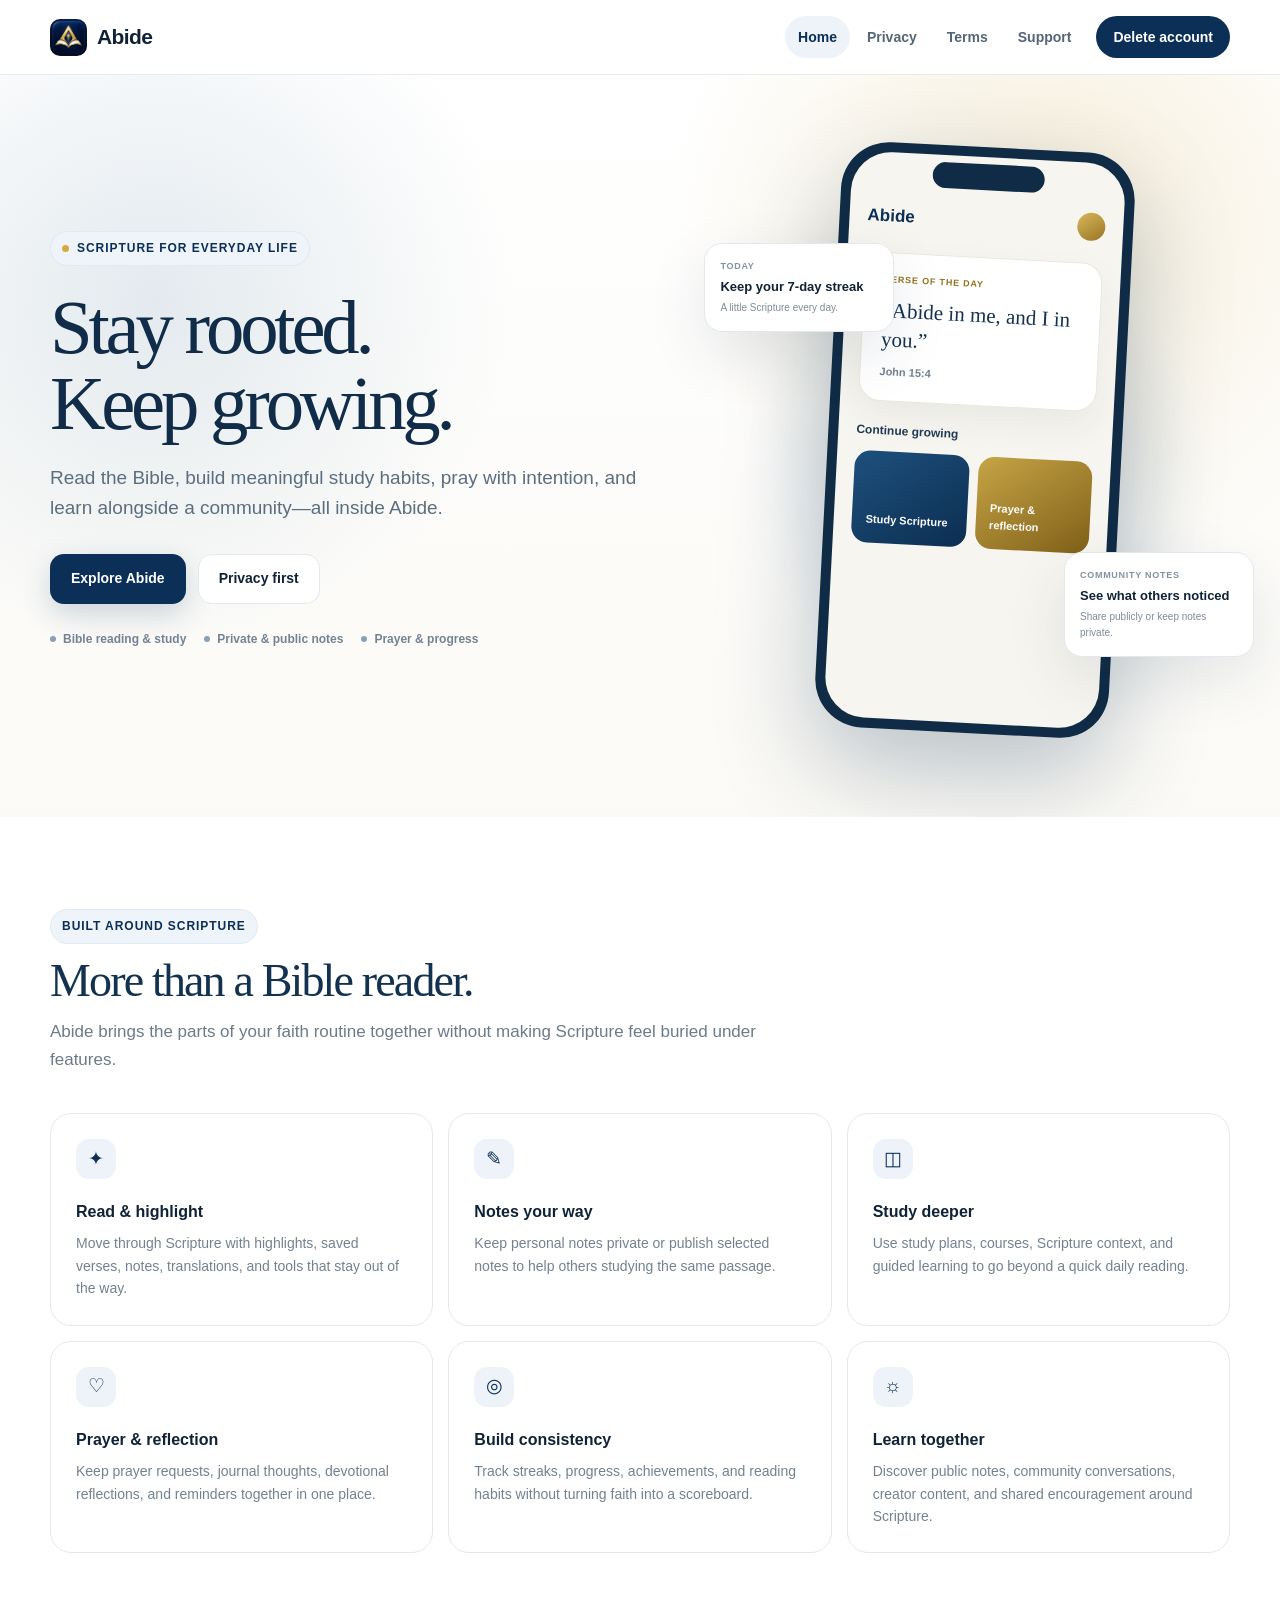
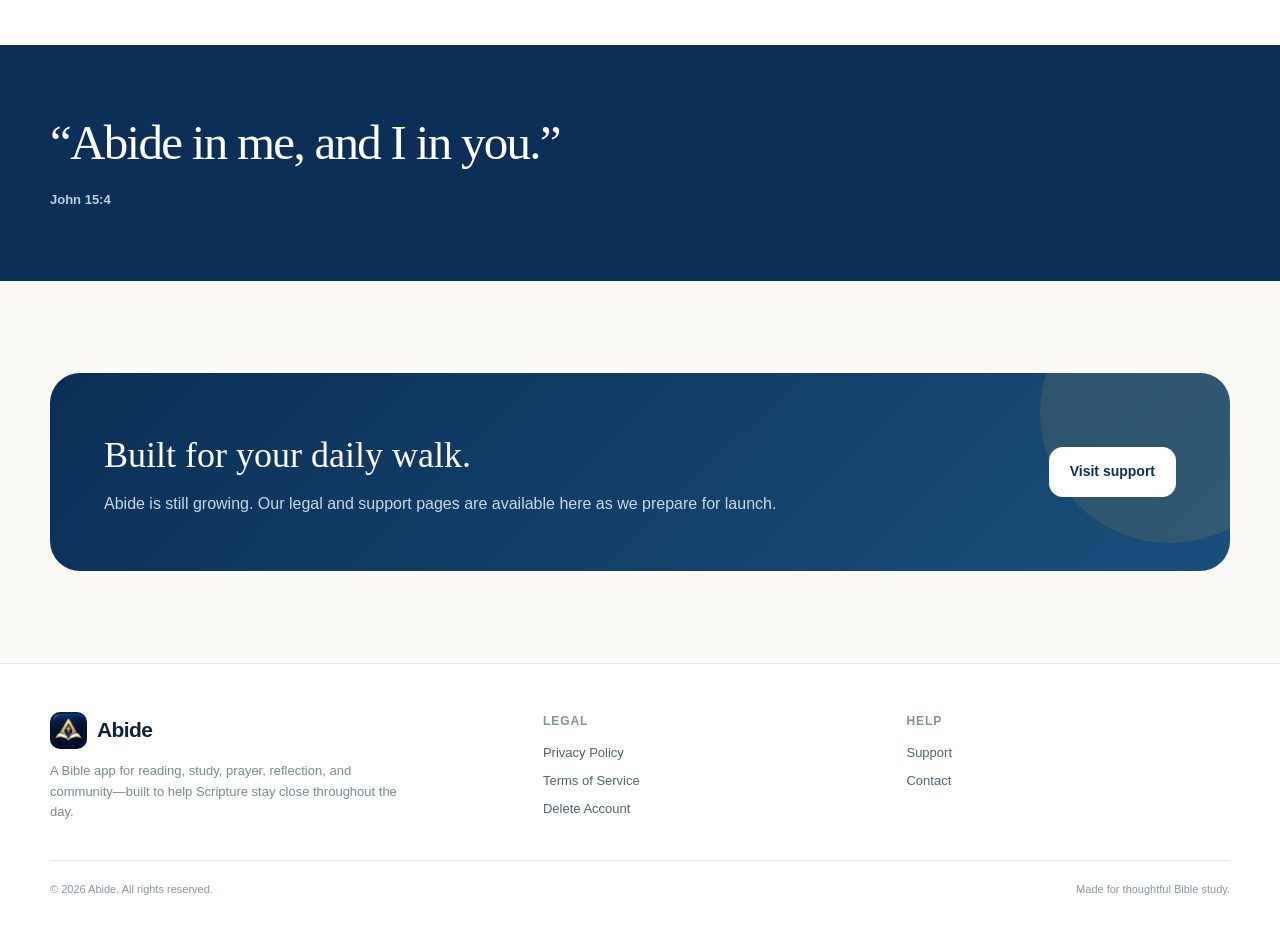
<file: index.html>
<!doctype html>
<html lang="en"><head><meta charset="utf-8"><meta name="viewport" content="width=device-width,initial-scale=1"><title>Abide — Bible, Study, Prayer &amp; Community</title><meta name="description" content="Abide is a Bible app for reading, study, prayer, notes, and Christian community."><link rel="icon" href="./assets/favicon.png"><link rel="stylesheet" href="./assets/styles.css"><script src="./assets/config.js"></script></head>
<body>
<header class="site-header">
  <div class="shell nav">
    <a class="brand" href="./" aria-label="Abide home"><img src="./assets/abide-logo.png" alt=""><span>Abide</span></a>
    <button class="menu-button" data-menu-button aria-label="Open menu">☰</button>
    <nav class="nav-links" data-nav-links>
      <a data-page="home" href="./">Home</a>
      <a data-page="privacy" href="./privacy/">Privacy</a>
      <a data-page="terms" href="./terms/">Terms</a>
      <a data-page="support" href="./support/">Support</a>
      <a class="nav-cta" href="./delete-account/">Delete account</a>
    </nav>
  </div>
</header><main>
<section class="hero"><div class="shell hero-grid">
  <div class="hero-copy"><span class="eyebrow"><span class="eyebrow-dot"></span> Scripture for everyday life</span><h1>Stay rooted.<br>Keep growing.</h1><p>Read the Bible, build meaningful study habits, pray with intention, and learn alongside a community—all inside Abide.</p>
  <div class="hero-actions"><a class="button primary" href="#features">Explore Abide</a><a class="button secondary" href="./privacy/">Privacy first</a></div>
  <div class="hero-note"><span><i></i> Bible reading & study</span><span><i></i> Private & public notes</span><span><i></i> Prayer & progress</span></div></div>
  <div class="phone-stage"><div class="glow"></div><div class="float-card left"><div class="float-kicker">Today</div><div class="float-main">Keep your 7-day streak</div><div class="float-sub">A little Scripture every day.</div></div>
  <div class="phone"><div class="phone-screen"><div class="phone-top"><span class="phone-brand">Abide</span><span class="avatar"></span></div><div class="verse-card"><div class="verse-label">Verse of the day</div><div class="verse-text">“Abide in me, and I in you.”</div><div class="verse-ref">John 15:4</div></div><div class="mini-title">Continue growing</div><div class="mini-row"><div class="mini-card one">Study Scripture</div><div class="mini-card two">Prayer & reflection</div></div></div></div>
  <div class="float-card right"><div class="float-kicker">Community notes</div><div class="float-main">See what others noticed</div><div class="float-sub">Share publicly or keep notes private.</div></div></div>
</div></section>
<section class="section" id="features"><div class="shell"><div class="section-head"><span class="eyebrow">Built around Scripture</span><h2>More than a Bible reader.</h2><p>Abide brings the parts of your faith routine together without making Scripture feel buried under features.</p></div>
<div class="features">
<div class="feature"><div class="feature-icon">✦</div><h3>Read & highlight</h3><p>Move through Scripture with highlights, saved verses, notes, translations, and tools that stay out of the way.</p></div>
<div class="feature"><div class="feature-icon">✎</div><h3>Notes your way</h3><p>Keep personal notes private or publish selected notes to help others studying the same passage.</p></div>
<div class="feature"><div class="feature-icon">◫</div><h3>Study deeper</h3><p>Use study plans, courses, Scripture context, and guided learning to go beyond a quick daily reading.</p></div>
<div class="feature"><div class="feature-icon">♡</div><h3>Prayer & reflection</h3><p>Keep prayer requests, journal thoughts, devotional reflections, and reminders together in one place.</p></div>
<div class="feature"><div class="feature-icon">◎</div><h3>Build consistency</h3><p>Track streaks, progress, achievements, and reading habits without turning faith into a scoreboard.</p></div>
<div class="feature"><div class="feature-icon">☼</div><h3>Learn together</h3><p>Discover public notes, community conversations, creator content, and shared encouragement around Scripture.</p></div>
</div></div></section>
<section class="quote-band"><div class="shell"><blockquote>“Abide in me, and I in you.”</blockquote><cite>John 15:4</cite></div></section>
<section class="section alt"><div class="shell"><div class="cta-card"><div><h2>Built for your daily walk.</h2><p>Abide is still growing. Our legal and support pages are available here as we prepare for launch.</p></div><a class="button" href="./support/">Visit support</a></div></div></section></main>
<footer class="site-footer">
  <div class="shell">
    <div class="footer-grid">
      <div class="footer-brand">
        <a class="brand" href="./"><img src="./assets/abide-logo.png" alt=""><span>Abide</span></a>
        <p>A Bible app for reading, study, prayer, reflection, and community—built to help Scripture stay close throughout the day.</p>
      </div>
      <div class="footer-col"><h4>Legal</h4><a href="./privacy/">Privacy Policy</a><a href="./terms/">Terms of Service</a><a href="./delete-account/">Delete Account</a></div>
      <div class="footer-col"><h4>Help</h4><a href="./support/">Support</a><a data-support-link href="./support/">Contact</a></div>
    </div>
    <div class="footer-bottom"><span>© <span data-year></span> Abide. All rights reserved.</span><span>Made for thoughtful Bible study.</span></div>
  </div>
</footer><script>document.querySelector('[data-page="home"]')?.classList.add('active');</script><script src="./assets/site.js"></script></body></html>
</file>
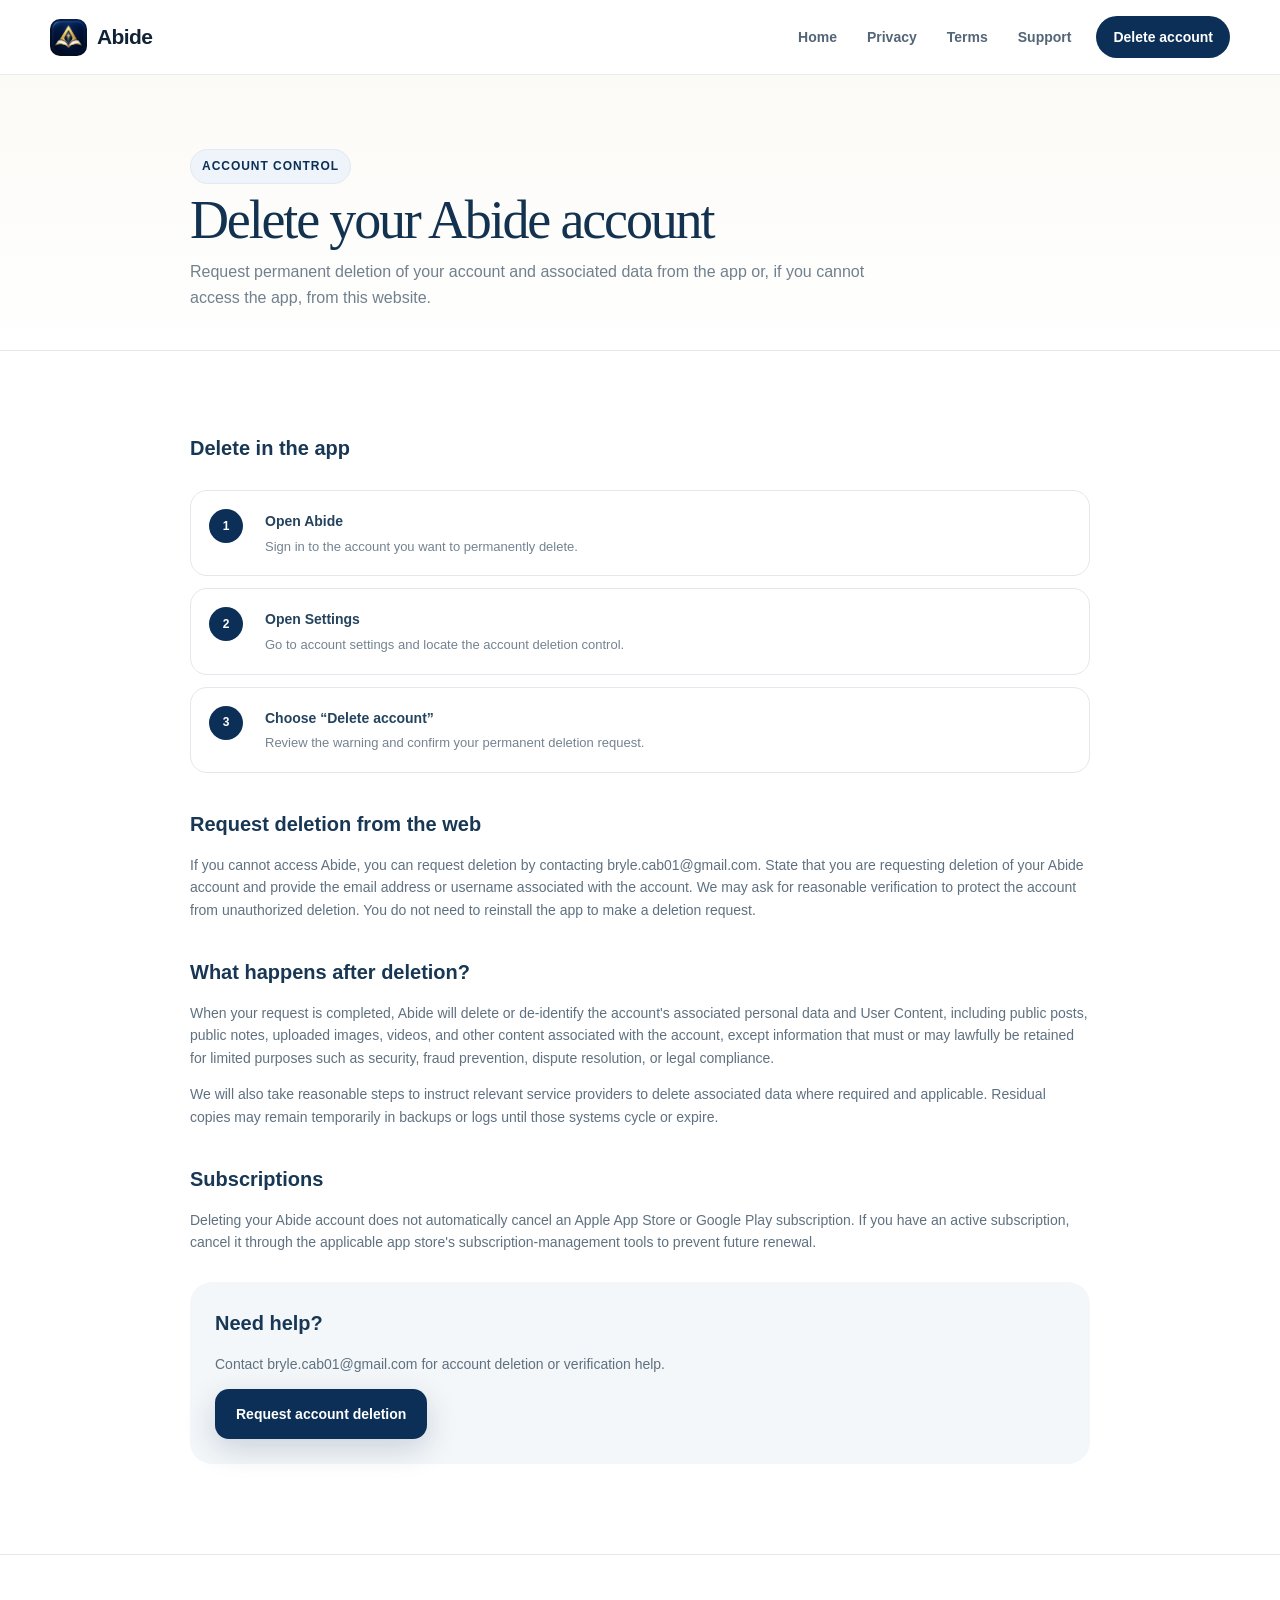
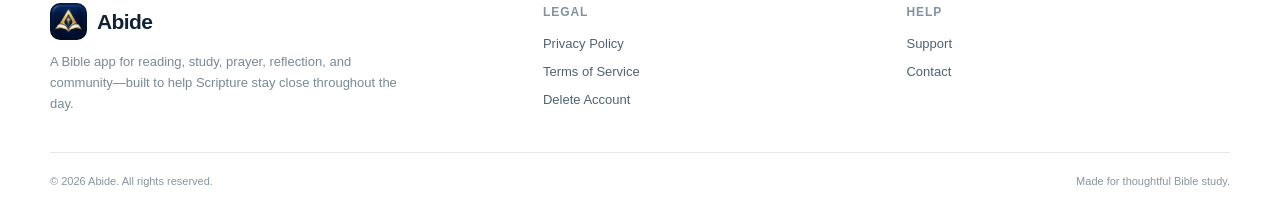
<file: delete-account/index.html>
<!doctype html>
<html lang="en"><head><meta charset="utf-8"><meta name="viewport" content="width=device-width,initial-scale=1"><title>Delete Account — Abide</title><meta name="description" content="How to request deletion of your Abide account and associated data."><link rel="icon" href="../assets/favicon.png"><link rel="stylesheet" href="../assets/styles.css"><script src="../assets/config.js"></script></head>
<body>
<header class="site-header"><div class="shell nav"><a class="brand" href="../" aria-label="Abide home"><img src="../assets/abide-logo.png" alt=""><span>Abide</span></a><button class="menu-button" data-menu-button aria-label="Open menu">☰</button><nav class="nav-links" data-nav-links><a data-page="home" href="../">Home</a><a data-page="privacy" href="../privacy/">Privacy</a><a data-page="terms" href="../terms/">Terms</a><a data-page="support" href="../support/">Support</a><a class="nav-cta" href="../delete-account/">Delete account</a></nav></div></header>
<main><section class="legal-hero"><div class="shell"><span class="eyebrow">Account control</span><h1>Delete your Abide account</h1><p>Request permanent deletion of your account and associated data from the app or, if you cannot access the app, from this website.</p></div></section>
<div class="shell legal-wrap"><div class="legal-content"><h2>Delete in the app</h2><div class="steps"><div class="step"><div><h3>Open Abide</h3><p>Sign in to the account you want to permanently delete.</p></div></div><div class="step"><div><h3>Open Settings</h3><p>Go to account settings and locate the account deletion control.</p></div></div><div class="step"><div><h3>Choose “Delete account”</h3><p>Review the warning and confirm your permanent deletion request.</p></div></div></div>
<h2>Request deletion from the web</h2><p>If you cannot access Abide, you can request deletion by contacting <a data-support-link href="../support/"><span data-support-email></span></a>. State that you are requesting deletion of your Abide account and provide the email address or username associated with the account. We may ask for reasonable verification to protect the account from unauthorized deletion. You do not need to reinstall the app to make a deletion request.</p>
<h2>What happens after deletion?</h2><p>When your request is completed, Abide will delete or de-identify the account's associated personal data and User Content, including public posts, public notes, uploaded images, videos, and other content associated with the account, except information that must or may lawfully be retained for limited purposes such as security, fraud prevention, dispute resolution, or legal compliance.</p><p>We will also take reasonable steps to instruct relevant service providers to delete associated data where required and applicable. Residual copies may remain temporarily in backups or logs until those systems cycle or expire.</p>
<h2>Subscriptions</h2><p>Deleting your Abide account does not automatically cancel an Apple App Store or Google Play subscription. If you have an active subscription, cancel it through the applicable app store's subscription-management tools to prevent future renewal.</p>
<div class="support-box"><h2>Need help?</h2><p>Contact <a data-support-link href="../support/"><span data-support-email></span></a> for account deletion or verification help.</p><a class="button primary" data-support-link href="../support/">Request account deletion</a></div></div></div></main>
<footer class="site-footer"><div class="shell"><div class="footer-grid"><div class="footer-brand"><a class="brand" href="../"><img src="../assets/abide-logo.png" alt=""><span>Abide</span></a><p>A Bible app for reading, study, prayer, reflection, and community—built to help Scripture stay close throughout the day.</p></div><div class="footer-col"><h4>Legal</h4><a href="../privacy/">Privacy Policy</a><a href="../terms/">Terms of Service</a><a href="../delete-account/">Delete Account</a></div><div class="footer-col"><h4>Help</h4><a href="../support/">Support</a><a data-support-link href="../support/">Contact</a></div></div><div class="footer-bottom"><span>© <span data-year></span> Abide. All rights reserved.</span><span>Made for thoughtful Bible study.</span></div></div></footer><script src="../assets/site.js"></script></body></html>
</file>
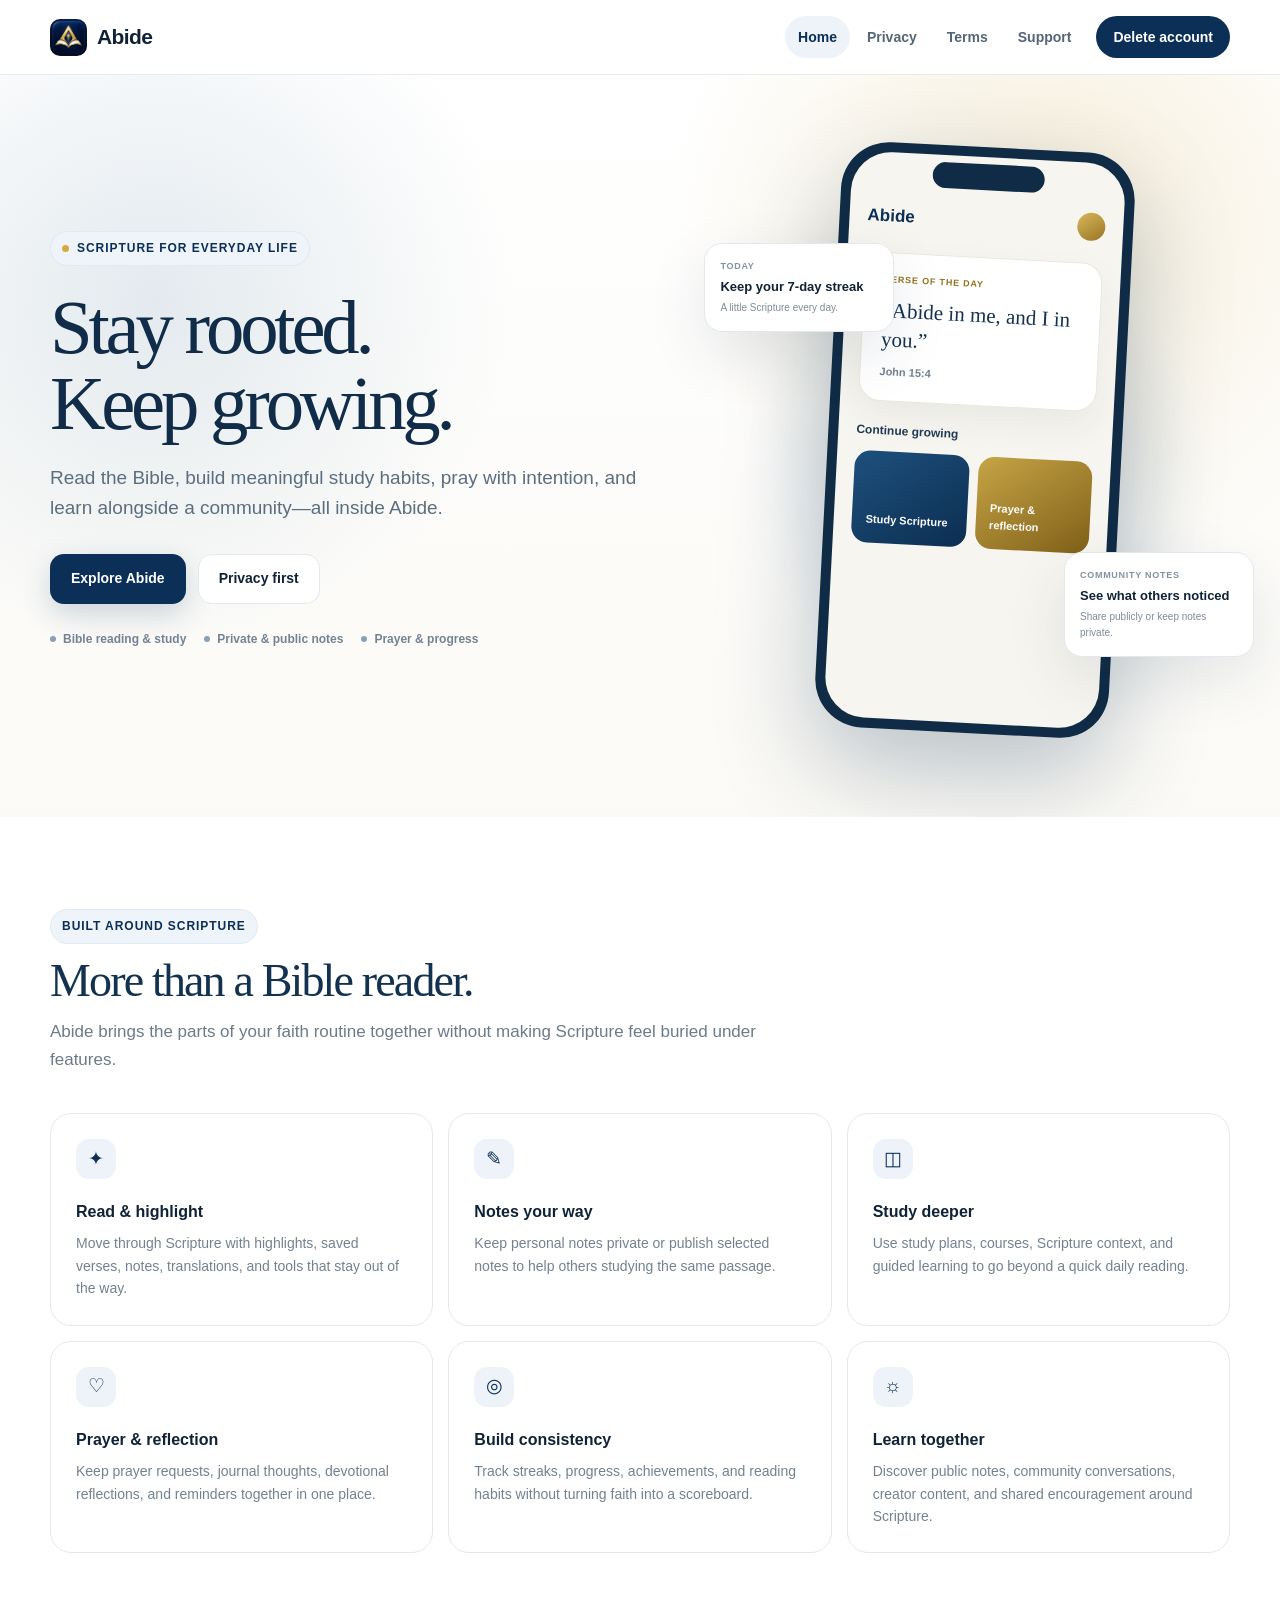
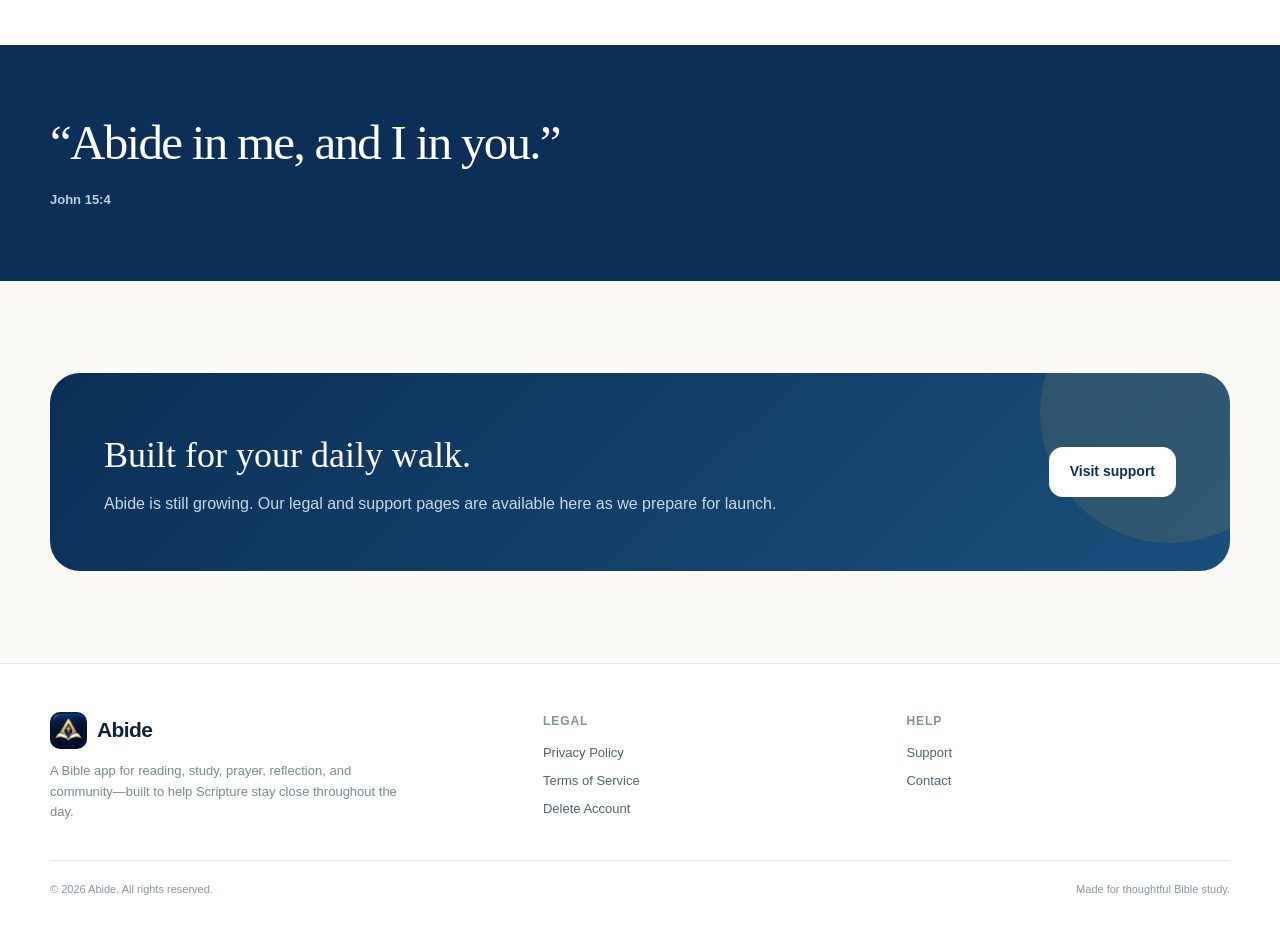
<file: home/index.html>
<!doctype html>
<html lang="en">
<head>
  <meta charset="utf-8">
  <meta name="viewport" content="width=device-width,initial-scale=1">
  <meta http-equiv="refresh" content="0; url=../">
  <link rel="canonical" href="../">
  <title>Abide</title>
  <script>location.replace('../');</script>
</head>
<body>
  <p><a href="../">Open Abide</a></p>
</body>
</html>
</file>
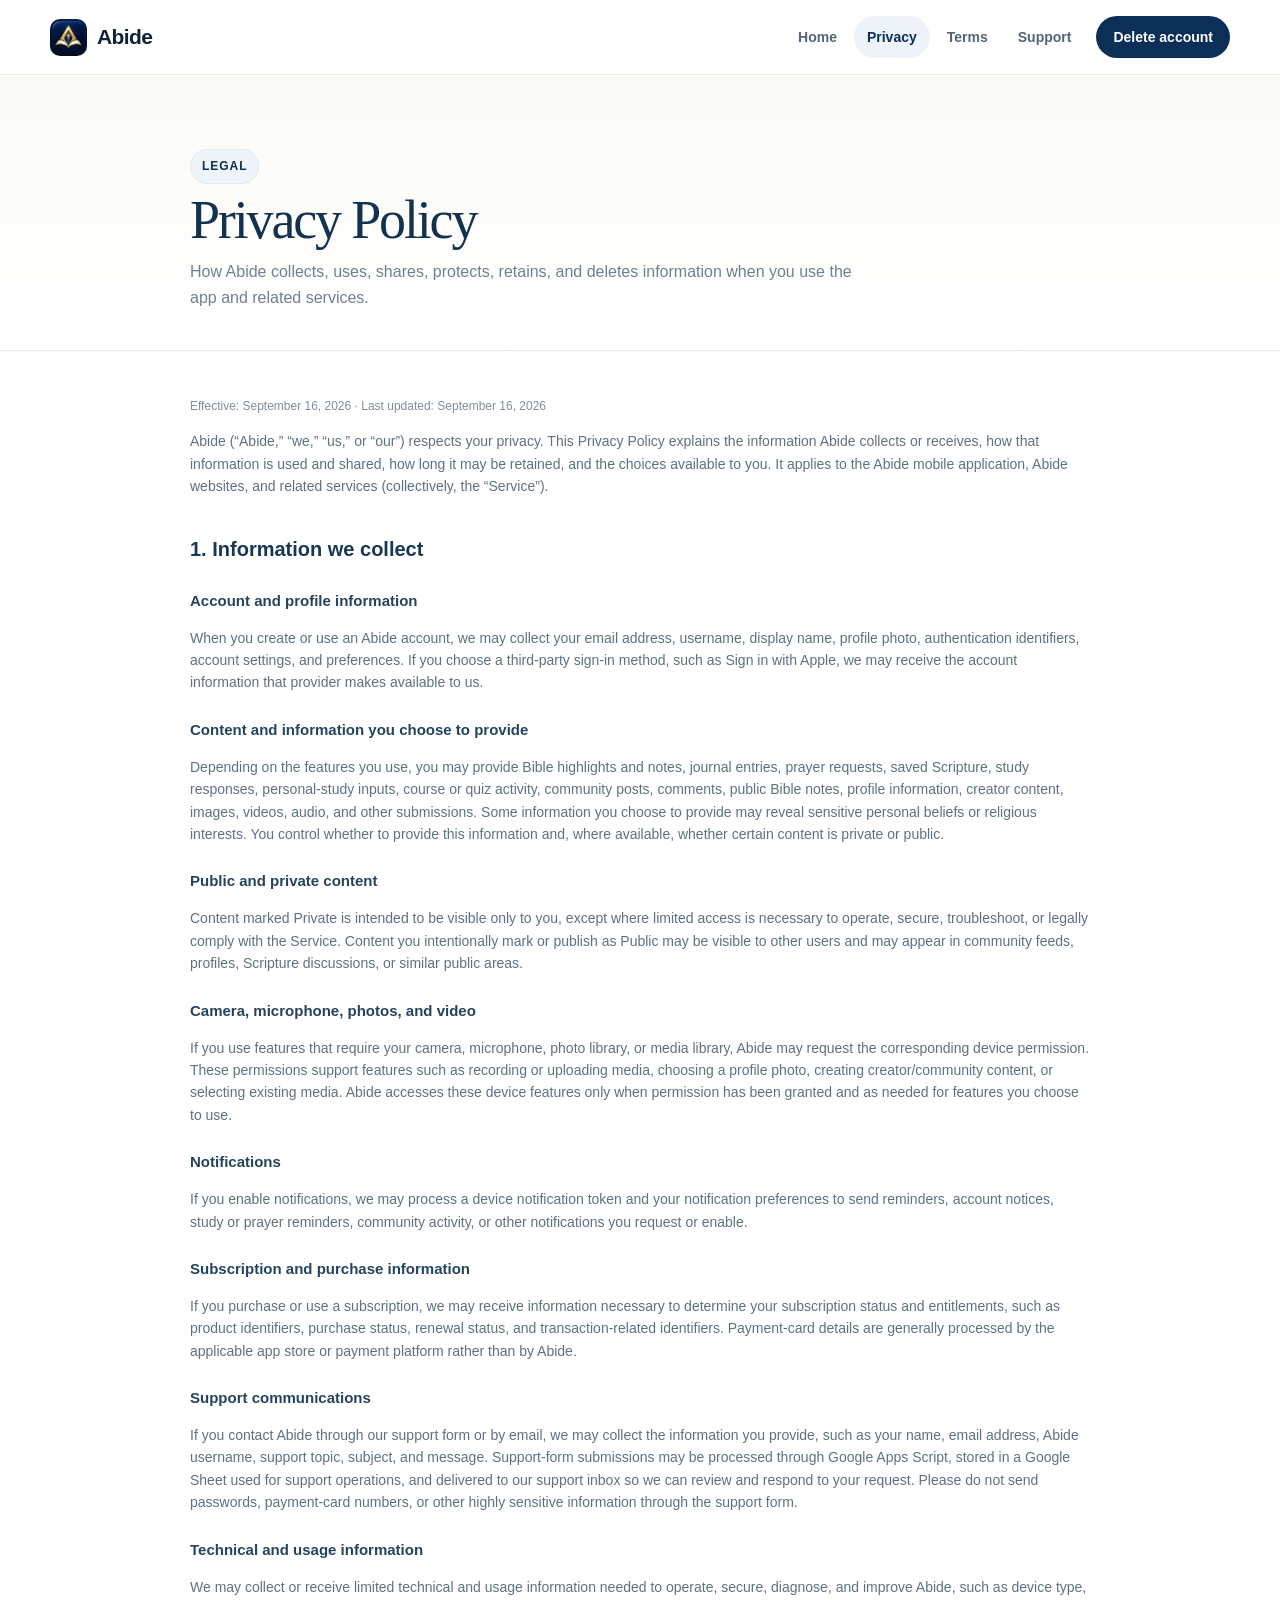
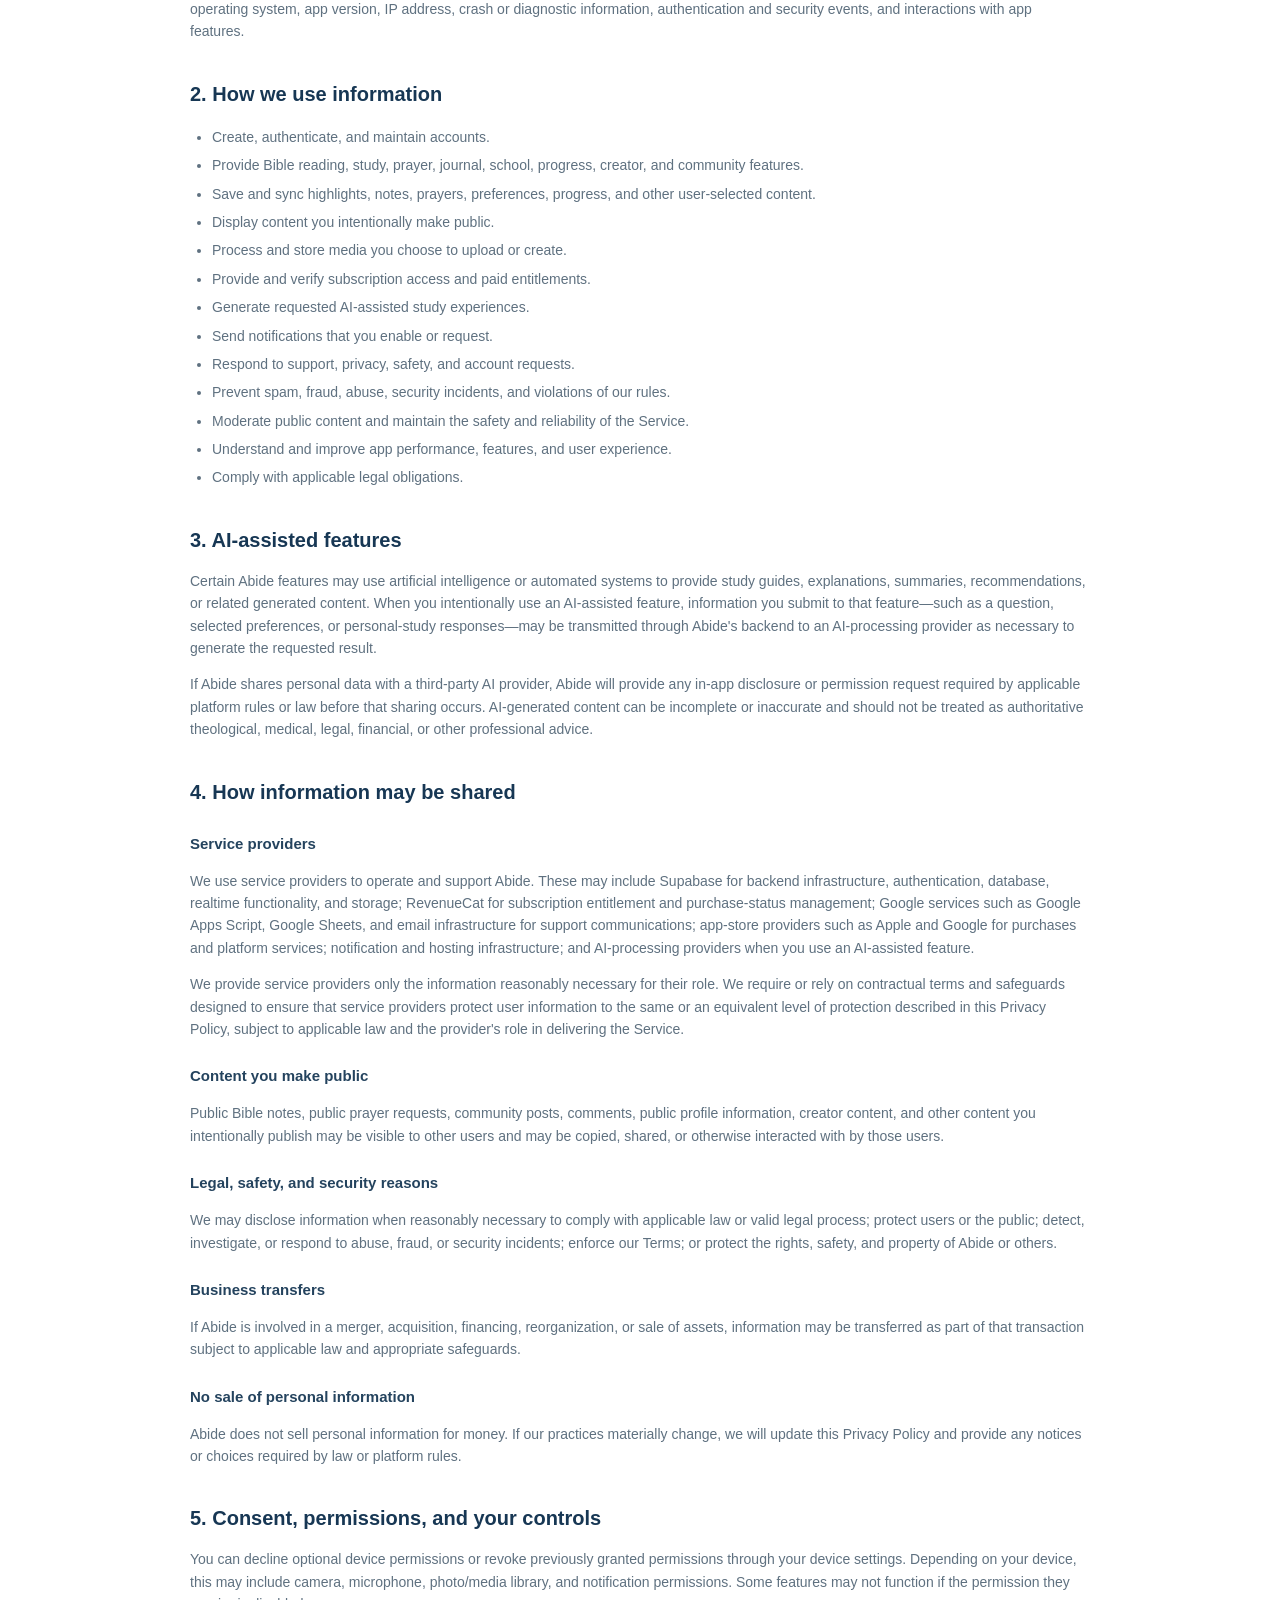
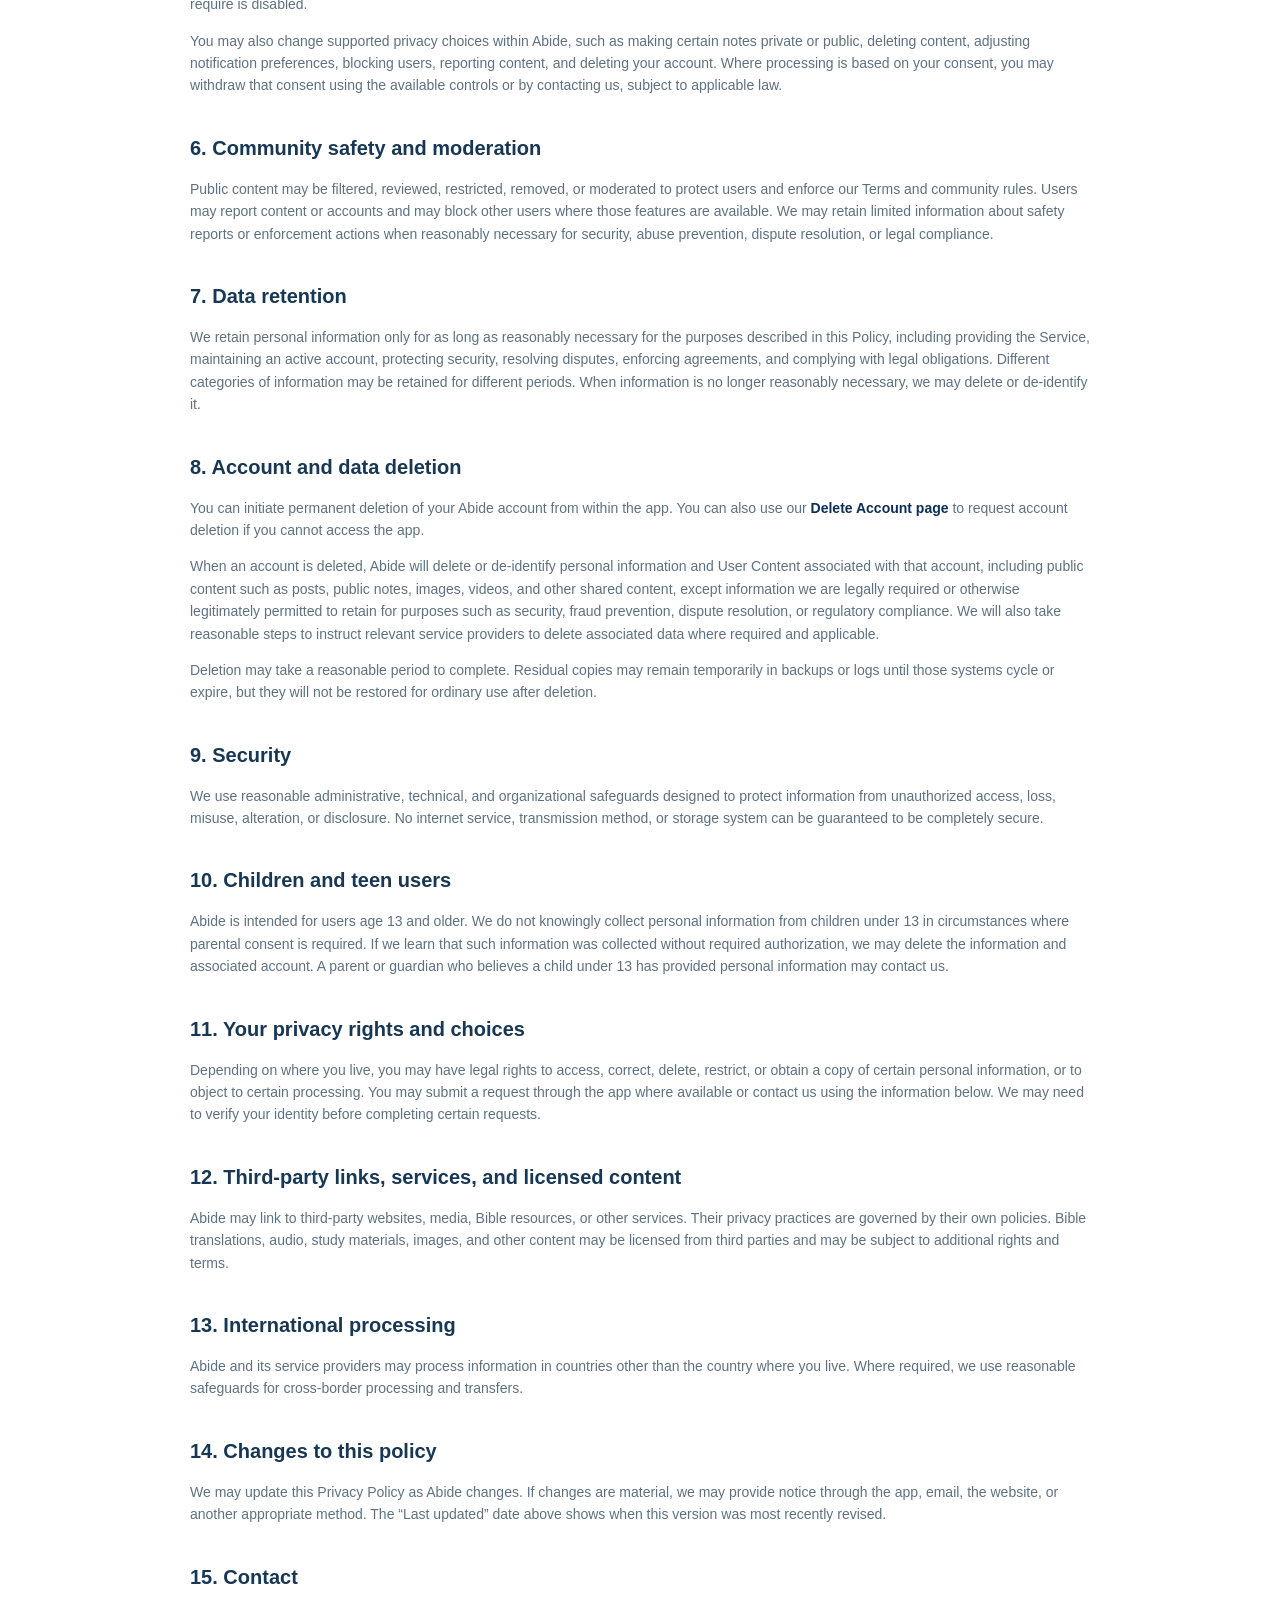
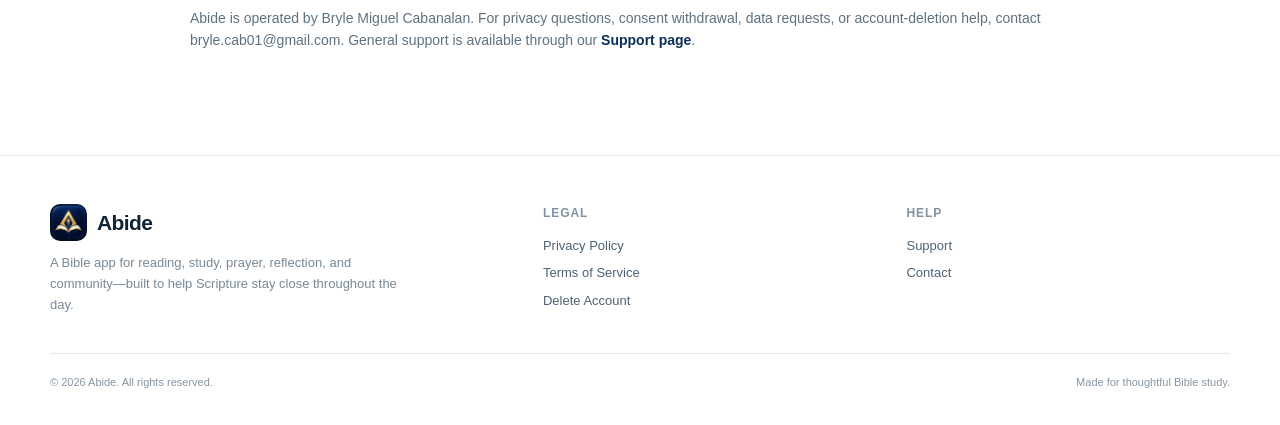
<file: privacy/index.html>
<!doctype html>
<html lang="en"><head><meta charset="utf-8"><meta name="viewport" content="width=device-width,initial-scale=1"><title>Privacy Policy — Abide</title><meta name="description" content="Read the Abide Privacy Policy."><link rel="icon" href="../assets/favicon.png"><link rel="stylesheet" href="../assets/styles.css"><script src="../assets/config.js"></script></head>
<body>
<header class="site-header">
  <div class="shell nav">
    <a class="brand" href="../" aria-label="Abide home"><img src="../assets/abide-logo.png" alt=""><span>Abide</span></a>
    <button class="menu-button" data-menu-button aria-label="Open menu">☰</button>
    <nav class="nav-links" data-nav-links>
      <a data-page="home" href="../">Home</a>
      <a data-page="privacy" href="../privacy/">Privacy</a>
      <a data-page="terms" href="../terms/">Terms</a>
      <a data-page="support" href="../support/">Support</a>
      <a class="nav-cta" href="../delete-account/">Delete account</a>
    </nav>
  </div>
</header><main>
<section class="legal-hero"><div class="shell"><span class="eyebrow">Legal</span><h1>Privacy Policy</h1><p>How Abide collects, uses, shares, protects, retains, and deletes information when you use the app and related services.</p></div></section>
<div class="shell legal-wrap"><div class="legal-content"><div class="legal-meta">Effective: September 16, 2026 · Last updated: September 16, 2026</div>
<p>Abide (“Abide,” “we,” “us,” or “our”) respects your privacy. This Privacy Policy explains the information Abide collects or receives, how that information is used and shared, how long it may be retained, and the choices available to you. It applies to the Abide mobile application, Abide websites, and related services (collectively, the “Service”).</p>
<h2>1. Information we collect</h2>
<h3>Account and profile information</h3><p>When you create or use an Abide account, we may collect your email address, username, display name, profile photo, authentication identifiers, account settings, and preferences. If you choose a third-party sign-in method, such as Sign in with Apple, we may receive the account information that provider makes available to us.</p>
<h3>Content and information you choose to provide</h3><p>Depending on the features you use, you may provide Bible highlights and notes, journal entries, prayer requests, saved Scripture, study responses, personal-study inputs, course or quiz activity, community posts, comments, public Bible notes, profile information, creator content, images, videos, audio, and other submissions. Some information you choose to provide may reveal sensitive personal beliefs or religious interests. You control whether to provide this information and, where available, whether certain content is private or public.</p>
<h3>Public and private content</h3><p>Content marked Private is intended to be visible only to you, except where limited access is necessary to operate, secure, troubleshoot, or legally comply with the Service. Content you intentionally mark or publish as Public may be visible to other users and may appear in community feeds, profiles, Scripture discussions, or similar public areas.</p>
<h3>Camera, microphone, photos, and video</h3><p>If you use features that require your camera, microphone, photo library, or media library, Abide may request the corresponding device permission. These permissions support features such as recording or uploading media, choosing a profile photo, creating creator/community content, or selecting existing media. Abide accesses these device features only when permission has been granted and as needed for features you choose to use.</p>
<h3>Notifications</h3><p>If you enable notifications, we may process a device notification token and your notification preferences to send reminders, account notices, study or prayer reminders, community activity, or other notifications you request or enable.</p>
<h3>Subscription and purchase information</h3><p>If you purchase or use a subscription, we may receive information necessary to determine your subscription status and entitlements, such as product identifiers, purchase status, renewal status, and transaction-related identifiers. Payment-card details are generally processed by the applicable app store or payment platform rather than by Abide.</p>
<h3>Support communications</h3><p>If you contact Abide through our support form or by email, we may collect the information you provide, such as your name, email address, Abide username, support topic, subject, and message. Support-form submissions may be processed through Google Apps Script, stored in a Google Sheet used for support operations, and delivered to our support inbox so we can review and respond to your request. Please do not send passwords, payment-card numbers, or other highly sensitive information through the support form.</p>
<h3>Technical and usage information</h3><p>We may collect or receive limited technical and usage information needed to operate, secure, diagnose, and improve Abide, such as device type, operating system, app version, IP address, crash or diagnostic information, authentication and security events, and interactions with app features.</p>
<h2>2. How we use information</h2><ul><li>Create, authenticate, and maintain accounts.</li><li>Provide Bible reading, study, prayer, journal, school, progress, creator, and community features.</li><li>Save and sync highlights, notes, prayers, preferences, progress, and other user-selected content.</li><li>Display content you intentionally make public.</li><li>Process and store media you choose to upload or create.</li><li>Provide and verify subscription access and paid entitlements.</li><li>Generate requested AI-assisted study experiences.</li><li>Send notifications that you enable or request.</li><li>Respond to support, privacy, safety, and account requests.</li><li>Prevent spam, fraud, abuse, security incidents, and violations of our rules.</li><li>Moderate public content and maintain the safety and reliability of the Service.</li><li>Understand and improve app performance, features, and user experience.</li><li>Comply with applicable legal obligations.</li></ul>
<h2>3. AI-assisted features</h2><p>Certain Abide features may use artificial intelligence or automated systems to provide study guides, explanations, summaries, recommendations, or related generated content. When you intentionally use an AI-assisted feature, information you submit to that feature—such as a question, selected preferences, or personal-study responses—may be transmitted through Abide's backend to an AI-processing provider as necessary to generate the requested result.</p><p>If Abide shares personal data with a third-party AI provider, Abide will provide any in-app disclosure or permission request required by applicable platform rules or law before that sharing occurs. AI-generated content can be incomplete or inaccurate and should not be treated as authoritative theological, medical, legal, financial, or other professional advice.</p>
<h2>4. How information may be shared</h2>
<h3>Service providers</h3><p>We use service providers to operate and support Abide. These may include Supabase for backend infrastructure, authentication, database, realtime functionality, and storage; RevenueCat for subscription entitlement and purchase-status management; Google services such as Google Apps Script, Google Sheets, and email infrastructure for support communications; app-store providers such as Apple and Google for purchases and platform services; notification and hosting infrastructure; and AI-processing providers when you use an AI-assisted feature.</p><p>We provide service providers only the information reasonably necessary for their role. We require or rely on contractual terms and safeguards designed to ensure that service providers protect user information to the same or an equivalent level of protection described in this Privacy Policy, subject to applicable law and the provider's role in delivering the Service.</p>
<h3>Content you make public</h3><p>Public Bible notes, public prayer requests, community posts, comments, public profile information, creator content, and other content you intentionally publish may be visible to other users and may be copied, shared, or otherwise interacted with by those users.</p>
<h3>Legal, safety, and security reasons</h3><p>We may disclose information when reasonably necessary to comply with applicable law or valid legal process; protect users or the public; detect, investigate, or respond to abuse, fraud, or security incidents; enforce our Terms; or protect the rights, safety, and property of Abide or others.</p>
<h3>Business transfers</h3><p>If Abide is involved in a merger, acquisition, financing, reorganization, or sale of assets, information may be transferred as part of that transaction subject to applicable law and appropriate safeguards.</p>
<h3>No sale of personal information</h3><p>Abide does not sell personal information for money. If our practices materially change, we will update this Privacy Policy and provide any notices or choices required by law or platform rules.</p>
<h2>5. Consent, permissions, and your controls</h2><p>You can decline optional device permissions or revoke previously granted permissions through your device settings. Depending on your device, this may include camera, microphone, photo/media library, and notification permissions. Some features may not function if the permission they require is disabled.</p><p>You may also change supported privacy choices within Abide, such as making certain notes private or public, deleting content, adjusting notification preferences, blocking users, reporting content, and deleting your account. Where processing is based on your consent, you may withdraw that consent using the available controls or by contacting us, subject to applicable law.</p>
<h2>6. Community safety and moderation</h2><p>Public content may be filtered, reviewed, restricted, removed, or moderated to protect users and enforce our Terms and community rules. Users may report content or accounts and may block other users where those features are available. We may retain limited information about safety reports or enforcement actions when reasonably necessary for security, abuse prevention, dispute resolution, or legal compliance.</p>
<h2>7. Data retention</h2><p>We retain personal information only for as long as reasonably necessary for the purposes described in this Policy, including providing the Service, maintaining an active account, protecting security, resolving disputes, enforcing agreements, and complying with legal obligations. Different categories of information may be retained for different periods. When information is no longer reasonably necessary, we may delete or de-identify it.</p>
<h2>8. Account and data deletion</h2><p>You can initiate permanent deletion of your Abide account from within the app. You can also use our <a href="../delete-account/" style="color:#0b2f57;font-weight:700">Delete Account page</a> to request account deletion if you cannot access the app.</p><p>When an account is deleted, Abide will delete or de-identify personal information and User Content associated with that account, including public content such as posts, public notes, images, videos, and other shared content, except information we are legally required or otherwise legitimately permitted to retain for purposes such as security, fraud prevention, dispute resolution, or regulatory compliance. We will also take reasonable steps to instruct relevant service providers to delete associated data where required and applicable.</p><p>Deletion may take a reasonable period to complete. Residual copies may remain temporarily in backups or logs until those systems cycle or expire, but they will not be restored for ordinary use after deletion.</p>
<h2>9. Security</h2><p>We use reasonable administrative, technical, and organizational safeguards designed to protect information from unauthorized access, loss, misuse, alteration, or disclosure. No internet service, transmission method, or storage system can be guaranteed to be completely secure.</p>
<h2>10. Children and teen users</h2><p>Abide is intended for users age 13 and older. We do not knowingly collect personal information from children under 13 in circumstances where parental consent is required. If we learn that such information was collected without required authorization, we may delete the information and associated account. A parent or guardian who believes a child under 13 has provided personal information may contact us.</p>
<h2>11. Your privacy rights and choices</h2><p>Depending on where you live, you may have legal rights to access, correct, delete, restrict, or obtain a copy of certain personal information, or to object to certain processing. You may submit a request through the app where available or contact us using the information below. We may need to verify your identity before completing certain requests.</p>
<h2>12. Third-party links, services, and licensed content</h2><p>Abide may link to third-party websites, media, Bible resources, or other services. Their privacy practices are governed by their own policies. Bible translations, audio, study materials, images, and other content may be licensed from third parties and may be subject to additional rights and terms.</p>
<h2>13. International processing</h2><p>Abide and its service providers may process information in countries other than the country where you live. Where required, we use reasonable safeguards for cross-border processing and transfers.</p>
<h2>14. Changes to this policy</h2><p>We may update this Privacy Policy as Abide changes. If changes are material, we may provide notice through the app, email, the website, or another appropriate method. The “Last updated” date above shows when this version was most recently revised.</p>
<h2>15. Contact</h2><p>Abide is operated by <span data-legal-name></span>. For privacy questions, consent withdrawal, data requests, or account-deletion help, contact <a data-privacy-link href="../support/"><span data-privacy-email></span></a>. General support is available through our <a href="../support/" style="color:#0b2f57;font-weight:700">Support page</a>.</p>
</div></div></main>
<footer class="site-footer">
  <div class="shell">
    <div class="footer-grid">
      <div class="footer-brand"><a class="brand" href="../"><img src="../assets/abide-logo.png" alt=""><span>Abide</span></a><p>A Bible app for reading, study, prayer, reflection, and community—built to help Scripture stay close throughout the day.</p></div>
      <div class="footer-col"><h4>Legal</h4><a href="../privacy/">Privacy Policy</a><a href="../terms/">Terms of Service</a><a href="../delete-account/">Delete Account</a></div>
      <div class="footer-col"><h4>Help</h4><a href="../support/">Support</a><a data-support-link href="../support/">Contact</a></div>
    </div>
    <div class="footer-bottom"><span>© <span data-year></span> Abide. All rights reserved.</span><span>Made for thoughtful Bible study.</span></div>
  </div>
</footer><script>document.querySelector('[data-page="privacy"]')?.classList.add('active');</script><script src="../assets/site.js"></script></body></html>
</file>
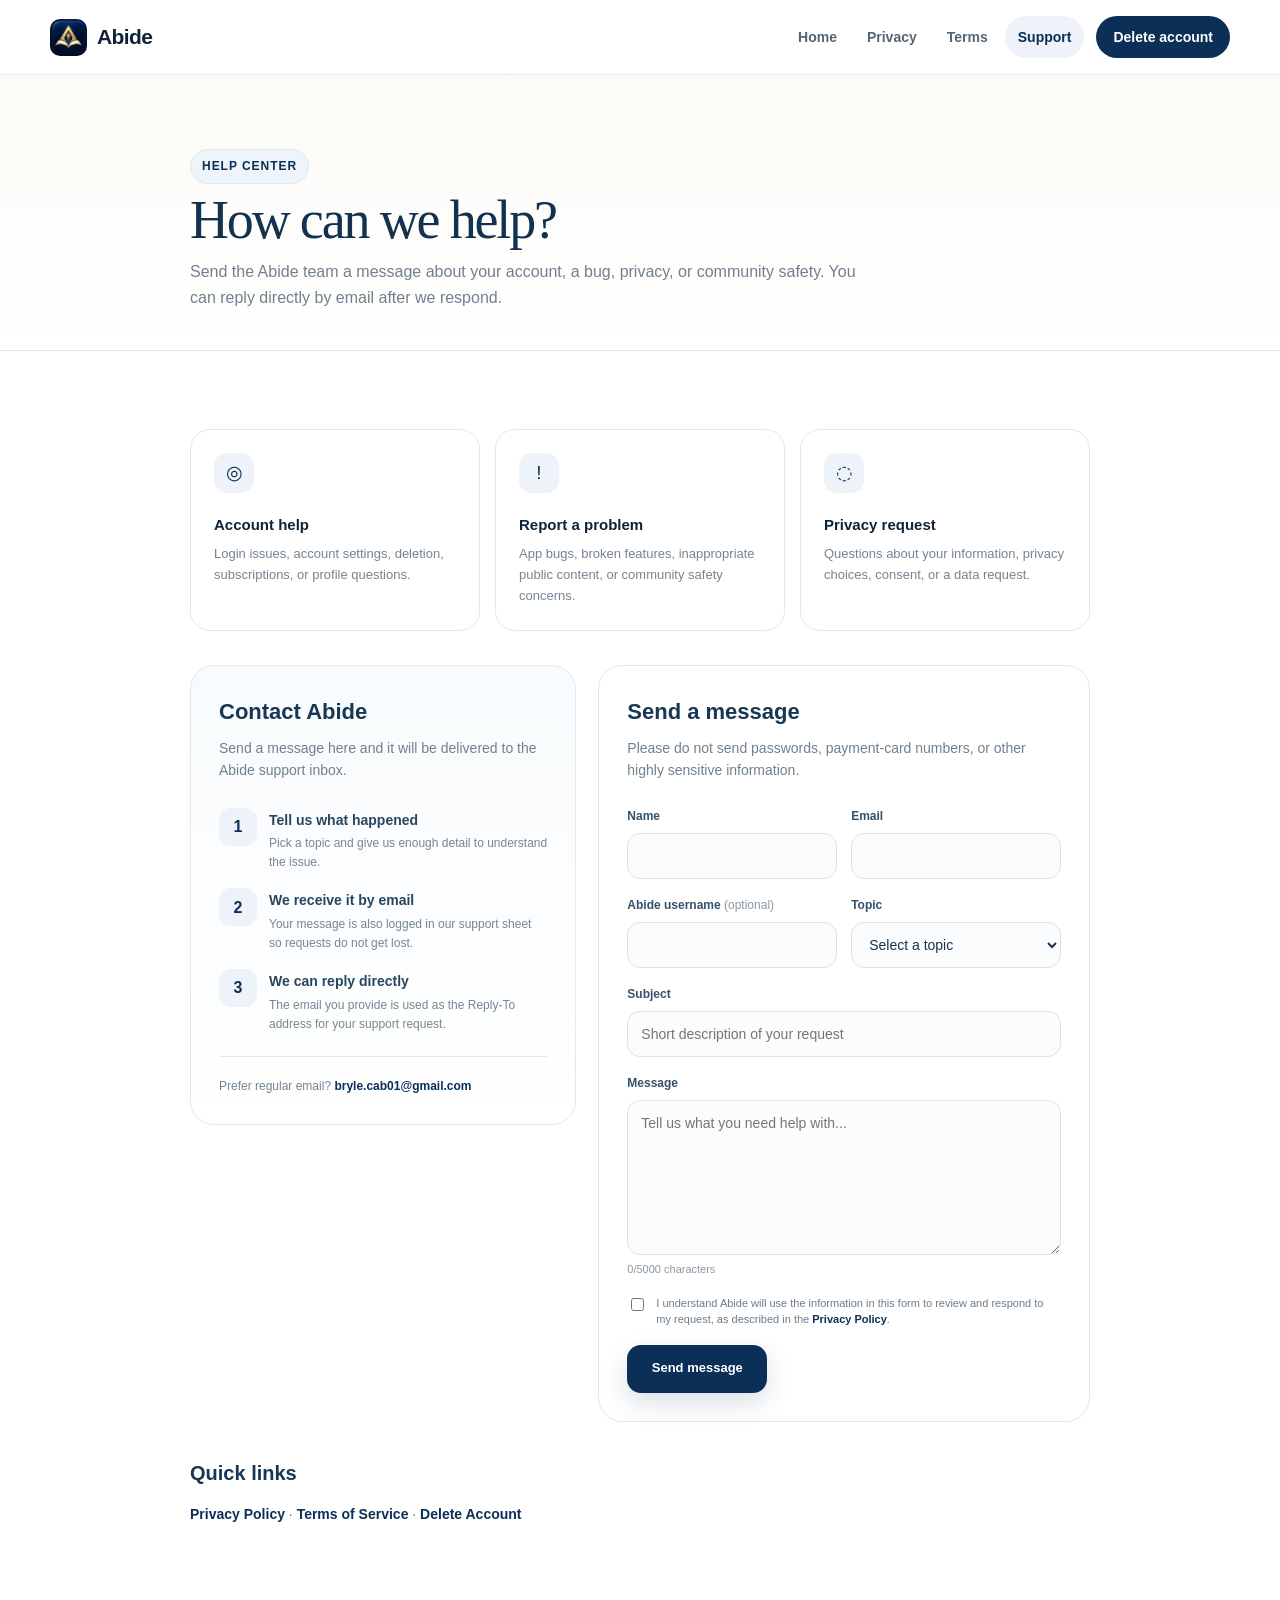
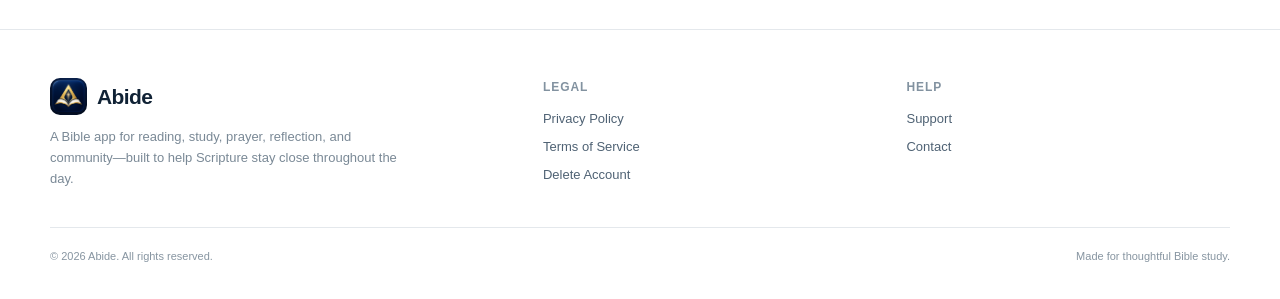
<file: support/index.html>
<!doctype html>
<html lang="en">
<head>
  <meta charset="utf-8">
  <meta name="viewport" content="width=device-width,initial-scale=1">
  <title>Support — Abide</title>
  <meta name="description" content="Contact Abide support for account help, app issues, privacy questions, and community safety concerns.">
  <link rel="icon" href="../assets/favicon.png">
  <link rel="stylesheet" href="../assets/styles.css">
  <script src="../assets/config.js"></script>
  <style>
    .contact-layout{display:grid;grid-template-columns:.88fr 1.12fr;gap:22px;align-items:start;margin-top:34px}
    .contact-aside,.contact-card{background:#fff;border:1px solid var(--line);border-radius:24px;padding:28px}
    .contact-aside{background:linear-gradient(180deg,#f8fbfd,#fff)}
    .contact-aside h2,.contact-card h2{margin:0 0 8px;color:#173754;font-size:22px}
    .contact-aside>p,.contact-card>p{margin:0;color:#71808d;font-size:14px}
    .contact-points{display:grid;gap:16px;margin-top:26px}
    .contact-point{display:grid;grid-template-columns:38px 1fr;gap:12px;align-items:start}
    .contact-point-icon{width:38px;height:38px;border-radius:12px;display:grid;place-items:center;background:#edf3f8;color:var(--navy);font-weight:900}
    .contact-point h3{font-size:14px;margin:1px 0 3px;color:#28465f}
    .contact-point p{font-size:12px;margin:0;color:#788793}
    .contact-form{display:grid;gap:17px;margin-top:25px}
    .form-row{display:grid;grid-template-columns:1fr 1fr;gap:14px}
    .form-field{display:grid;gap:7px}
    .form-field label{font-size:12px;font-weight:800;color:#35516a}
    .form-field input,.form-field select,.form-field textarea{width:100%;box-sizing:border-box;border:1px solid #dbe3e9;border-radius:13px;background:#fbfcfd;color:#18334e;font:inherit;font-size:14px;padding:12px 13px;outline:none;transition:border-color .15s ease,box-shadow .15s ease,background .15s ease}
    .form-field input,.form-field select{height:46px}
    .form-field textarea{min-height:155px;resize:vertical;line-height:1.5}
    .form-field input:focus,.form-field select:focus,.form-field textarea:focus{border-color:#8eabc2;background:#fff;box-shadow:0 0 0 3px rgba(36,83,124,.08)}
    .field-help{font-size:11px;color:#8a98a4;margin-top:-1px}
    .contact-consent{display:flex;align-items:flex-start;gap:9px;color:#6b7d8b;font-size:11px;line-height:1.45}
    .contact-consent input{margin-top:2px}
    .contact-consent a{color:#0b2f57;font-weight:750}
    .contact-submit{display:inline-flex;align-items:center;justify-content:center;width:max-content;min-width:140px;min-height:48px;padding:0 20px;border:0;border-radius:14px;background:var(--navy);color:white;font-weight:800;font-size:13px;cursor:pointer;box-shadow:0 10px 26px rgba(11,47,87,.15)}
    .contact-submit:disabled{opacity:.6;cursor:default}
    .form-status{display:none;border-radius:13px;padding:12px 14px;font-size:12px;line-height:1.45}
    .form-status.show{display:block}
    .form-status.success{background:#eef8f1;border:1px solid #cce7d3;color:#2f6840}
    .form-status.error{background:#fff4f2;border:1px solid #f0d0c9;color:#824a3f}
    .direct-email{margin-top:22px;padding-top:20px;border-top:1px solid var(--line);font-size:12px;color:#758492}
    .direct-email a{font-weight:800;color:#0b2f57}
    .hp-field{position:absolute!important;left:-9999px!important;width:1px!important;height:1px!important;overflow:hidden!important}
    @media(max-width:760px){.contact-layout{grid-template-columns:1fr}.form-row{grid-template-columns:1fr}.contact-aside,.contact-card{padding:22px}}
  </style>
</head>
<body>
<header class="site-header">
  <div class="shell nav">
    <a class="brand" href="../" aria-label="Abide home"><img src="../assets/abide-logo.png" alt=""><span>Abide</span></a>
    <button class="menu-button" data-menu-button aria-label="Open menu">☰</button>
    <nav class="nav-links" data-nav-links>
      <a data-page="home" href="../">Home</a>
      <a data-page="privacy" href="../privacy/">Privacy</a>
      <a data-page="terms" href="../terms/">Terms</a>
      <a data-page="support" href="../support/">Support</a>
      <a class="nav-cta" href="../delete-account/">Delete account</a>
    </nav>
  </div>
</header>
<main>
  <section class="legal-hero"><div class="shell"><span class="eyebrow">Help center</span><h1>How can we help?</h1><p>Send the Abide team a message about your account, a bug, privacy, or community safety. You can reply directly by email after we respond.</p></div></section>

  <div class="shell legal-wrap">
    <div class="help-grid">
      <div class="help-card"><div class="feature-icon">◎</div><h3>Account help</h3><p>Login issues, account settings, deletion, subscriptions, or profile questions.</p></div>
      <div class="help-card"><div class="feature-icon">!</div><h3>Report a problem</h3><p>App bugs, broken features, inappropriate public content, or community safety concerns.</p></div>
      <div class="help-card"><div class="feature-icon">◌</div><h3>Privacy request</h3><p>Questions about your information, privacy choices, consent, or a data request.</p></div>
    </div>

    <div class="contact-layout">
      <aside class="contact-aside">
        <h2>Contact Abide</h2>
        <p>Send a message here and it will be delivered to the Abide support inbox.</p>
        <div class="contact-points">
          <div class="contact-point"><div class="contact-point-icon">1</div><div><h3>Tell us what happened</h3><p>Pick a topic and give us enough detail to understand the issue.</p></div></div>
          <div class="contact-point"><div class="contact-point-icon">2</div><div><h3>We receive it by email</h3><p>Your message is also logged in our support sheet so requests do not get lost.</p></div></div>
          <div class="contact-point"><div class="contact-point-icon">3</div><div><h3>We can reply directly</h3><p>The email you provide is used as the Reply-To address for your support request.</p></div></div>
        </div>
        <div class="direct-email">Prefer regular email? <a data-support-link href="../support/"><span data-support-email></span></a></div>
      </aside>

      <section class="contact-card" aria-labelledby="contact-form-title">
        <h2 id="contact-form-title">Send a message</h2>
        <p>Please do not send passwords, payment-card numbers, or other highly sensitive information.</p>

        <form id="support-form" class="contact-form" method="post" target="support-submit-frame" novalidate>
          <input type="hidden" name="source" value="abidebible.app/support">
          <input type="hidden" id="support-request-token" name="requestToken" value="">
          <div class="hp-field" aria-hidden="true">
            <label>Website <input type="text" name="website" tabindex="-1" autocomplete="off"></label>
          </div>

          <div class="form-row">
            <div class="form-field">
              <label for="support-name">Name</label>
              <input id="support-name" name="name" type="text" maxlength="120" autocomplete="name" required>
            </div>
            <div class="form-field">
              <label for="support-email">Email</label>
              <input id="support-email" name="email" type="email" maxlength="254" autocomplete="email" required>
            </div>
          </div>

          <div class="form-row">
            <div class="form-field">
              <label for="support-username">Abide username <span style="font-weight:500;color:#8a98a4">(optional)</span></label>
              <input id="support-username" name="username" type="text" maxlength="80" autocomplete="off">
            </div>
            <div class="form-field">
              <label for="support-category">Topic</label>
              <select id="support-category" name="category" required>
                <option value="" selected disabled>Select a topic</option>
                <option>Account help</option>
                <option>Bug or technical issue</option>
                <option>Subscription or purchase</option>
                <option>Community or safety</option>
                <option>Privacy or data request</option>
                <option>Feedback or suggestion</option>
                <option>Other</option>
              </select>
            </div>
          </div>

          <div class="form-field">
            <label for="support-subject">Subject</label>
            <input id="support-subject" name="subject" type="text" maxlength="120" required placeholder="Short description of your request">
          </div>

          <div class="form-field">
            <label for="support-message">Message</label>
            <textarea id="support-message" name="message" maxlength="5000" required placeholder="Tell us what you need help with..."></textarea>
            <div class="field-help"><span id="message-count">0</span>/5000 characters</div>
          </div>

          <label class="contact-consent">
            <input type="checkbox" name="contactConsent" value="yes" required>
            <span>I understand Abide will use the information in this form to review and respond to my request, as described in the <a href="../privacy/">Privacy Policy</a>.</span>
          </label>

          <div id="form-status" class="form-status" role="status" aria-live="polite"></div>
          <button id="support-submit" class="contact-submit" type="submit">Send message</button>
        </form>
        <iframe name="support-submit-frame" id="support-submit-frame" title="Support form submission" hidden></iframe>
      </section>
    </div>

    <div class="legal-content"><h2>Quick links</h2><p><a href="../privacy/" style="color:#0b2f57;font-weight:700">Privacy Policy</a> · <a href="../terms/" style="color:#0b2f57;font-weight:700">Terms of Service</a> · <a href="../delete-account/" style="color:#0b2f57;font-weight:700">Delete Account</a></p></div>
  </div>
</main>

<footer class="site-footer">
  <div class="shell">
    <div class="footer-grid">
      <div class="footer-brand"><a class="brand" href="../"><img src="../assets/abide-logo.png" alt=""><span>Abide</span></a><p>A Bible app for reading, study, prayer, reflection, and community—built to help Scripture stay close throughout the day.</p></div>
      <div class="footer-col"><h4>Legal</h4><a href="../privacy/">Privacy Policy</a><a href="../terms/">Terms of Service</a><a href="../delete-account/">Delete Account</a></div>
      <div class="footer-col"><h4>Help</h4><a href="../support/">Support</a><a data-support-link href="../support/">Contact</a></div>
    </div>
    <div class="footer-bottom"><span>© <span data-year></span> Abide. All rights reserved.</span><span>Made for thoughtful Bible study.</span></div>
  </div>
</footer>

<script>
  document.querySelector('[data-page="support"]')?.classList.add('active');

  const form = document.getElementById('support-form');
  const submitButton = document.getElementById('support-submit');
  const statusBox = document.getElementById('form-status');
  const message = document.getElementById('support-message');
  const messageCount = document.getElementById('message-count');
  const requestTokenInput = document.getElementById('support-request-token');
  let awaitingResponse = false;
  let fallbackTimer = null;

  const endpoint = window.ABIDE_CONFIG?.supportFormEndpoint || '';

  function showStatus(kind, text) {
    statusBox.className = `form-status show ${kind}`;
    statusBox.textContent = text;
  }

  function restoreButton() {
    submitButton.disabled = false;
    submitButton.textContent = 'Send message';
  }

  function isAppsScriptOrigin(origin) {
    if (!origin) return false;
    try {
      const url = new URL(origin);
      const host = url.hostname.toLowerCase();
      return url.protocol === 'https:' && (
        host === 'script.google.com' ||
        host === 'script.googleusercontent.com' ||
        host.endsWith('.googleusercontent.com')
      );
    } catch {
      return false;
    }
  }

  function createRequestToken() {
    if (window.crypto?.randomUUID) return window.crypto.randomUUID();
    return `${Date.now()}-${Math.random().toString(36).slice(2)}-${Math.random().toString(36).slice(2)}`;
  }

  message.addEventListener('input', () => {
    messageCount.textContent = String(message.value.length);
  });

  form.addEventListener('submit', (event) => {
    if (!form.checkValidity()) {
      event.preventDefault();
      form.reportValidity();
      return;
    }

    if (!endpoint || endpoint.includes('PASTE_')) {
      event.preventDefault();
      showStatus('error', 'The contact form is not connected yet. Please use the support email shown on this page.');
      return;
    }

    const requestToken = createRequestToken();
    requestTokenInput.value = requestToken;
    form.dataset.pendingToken = requestToken;
    form.action = endpoint;
    awaitingResponse = true;
    submitButton.disabled = true;
    submitButton.textContent = 'Sending…';
    statusBox.className = 'form-status';
    statusBox.textContent = '';

    clearTimeout(fallbackTimer);
    fallbackTimer = setTimeout(() => {
      if (!awaitingResponse) return;
      awaitingResponse = false;
      restoreButton();
      showStatus('error', 'We could not confirm that your message was sent. Please try again, or use the support email shown on this page.');
    }, 20000);
  });

  window.addEventListener('message', (event) => {
    if (!awaitingResponse) return;

    let data = event.data;
    if (typeof data === 'string') {
      try { data = JSON.parse(data); } catch { return; }
    }
    if (!data || data.source !== 'abide-support-form') return;
    // The one-time token is the trust check. Apps Script can respond from dynamic
    // googleusercontent origins (and, depending on the sandbox, an opaque origin).
    if (!data.requestToken || data.requestToken !== form.dataset.pendingToken) return;

    awaitingResponse = false;
    form.dataset.pendingToken = '';
    requestTokenInput.value = '';
    clearTimeout(fallbackTimer);
    restoreButton();

    if (data.status === 'ok') {
      form.reset();
      messageCount.textContent = '0';
      showStatus('success', data.message || 'Message sent. Thanks for contacting Abide.');
      return;
    }

    if (data.status === 'rate_limited') {
      showStatus('error', data.message || 'Too many messages were sent recently. Please try again later.');
      return;
    }

    if (data.status === 'invalid') {
      showStatus('error', data.message || 'Please check the form and try again.');
      return;
    }

    showStatus('error', data.message || 'We could not send your message. Please try again or use the support email shown on this page.');
  });
</script>
<script src="../assets/site.js"></script>
</body>
</html>
</file>
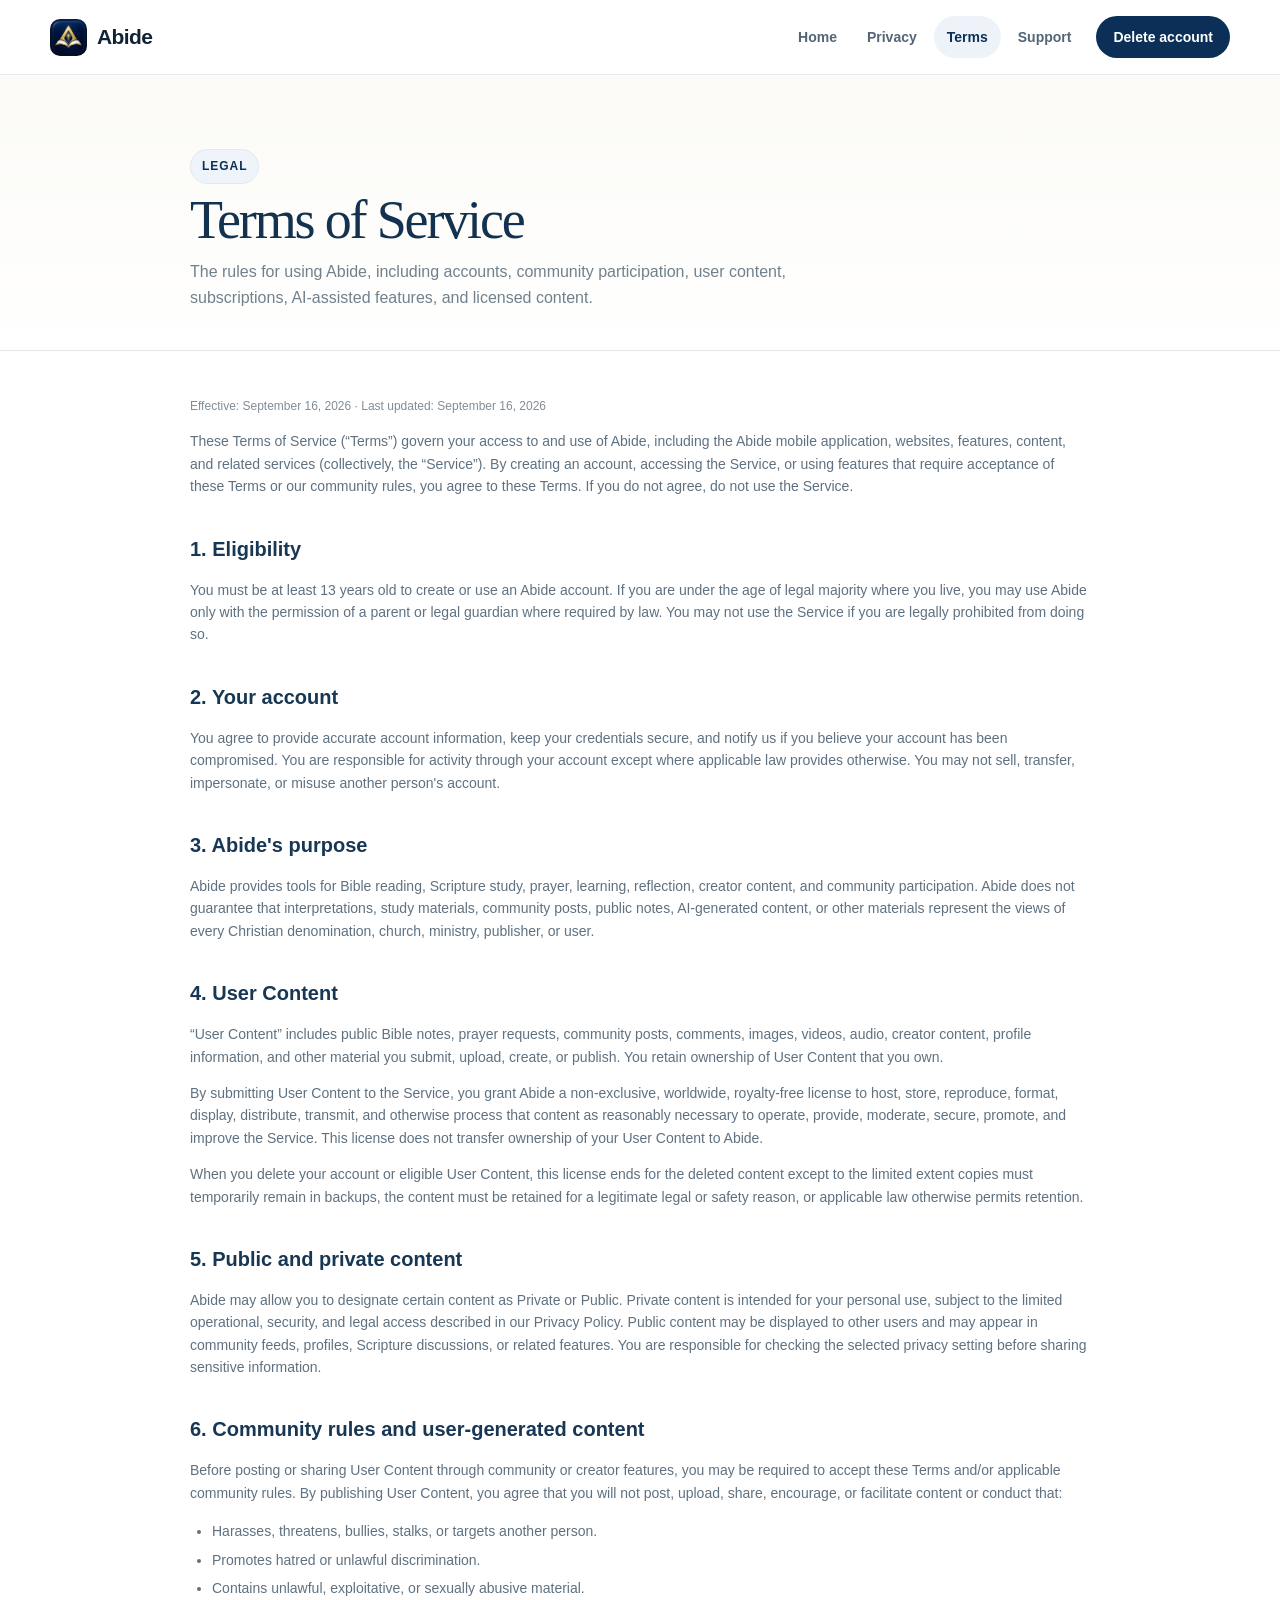
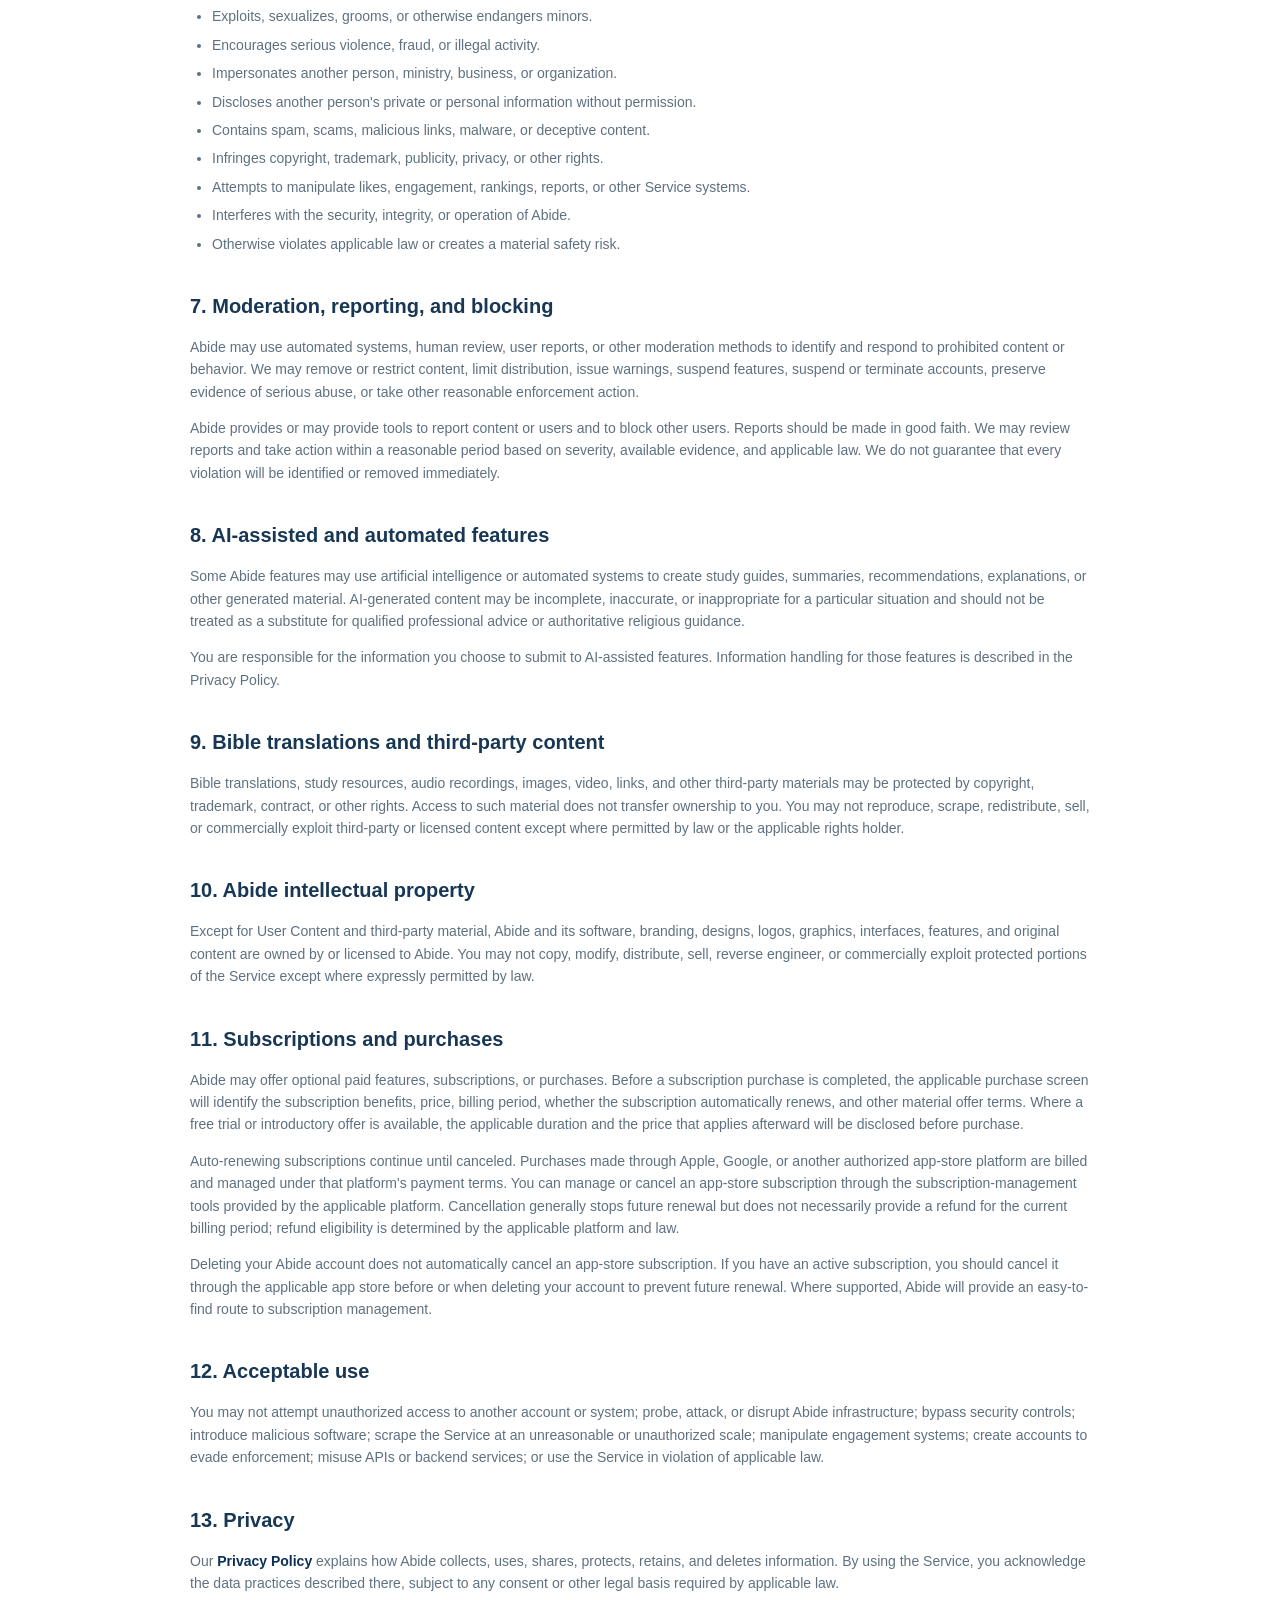
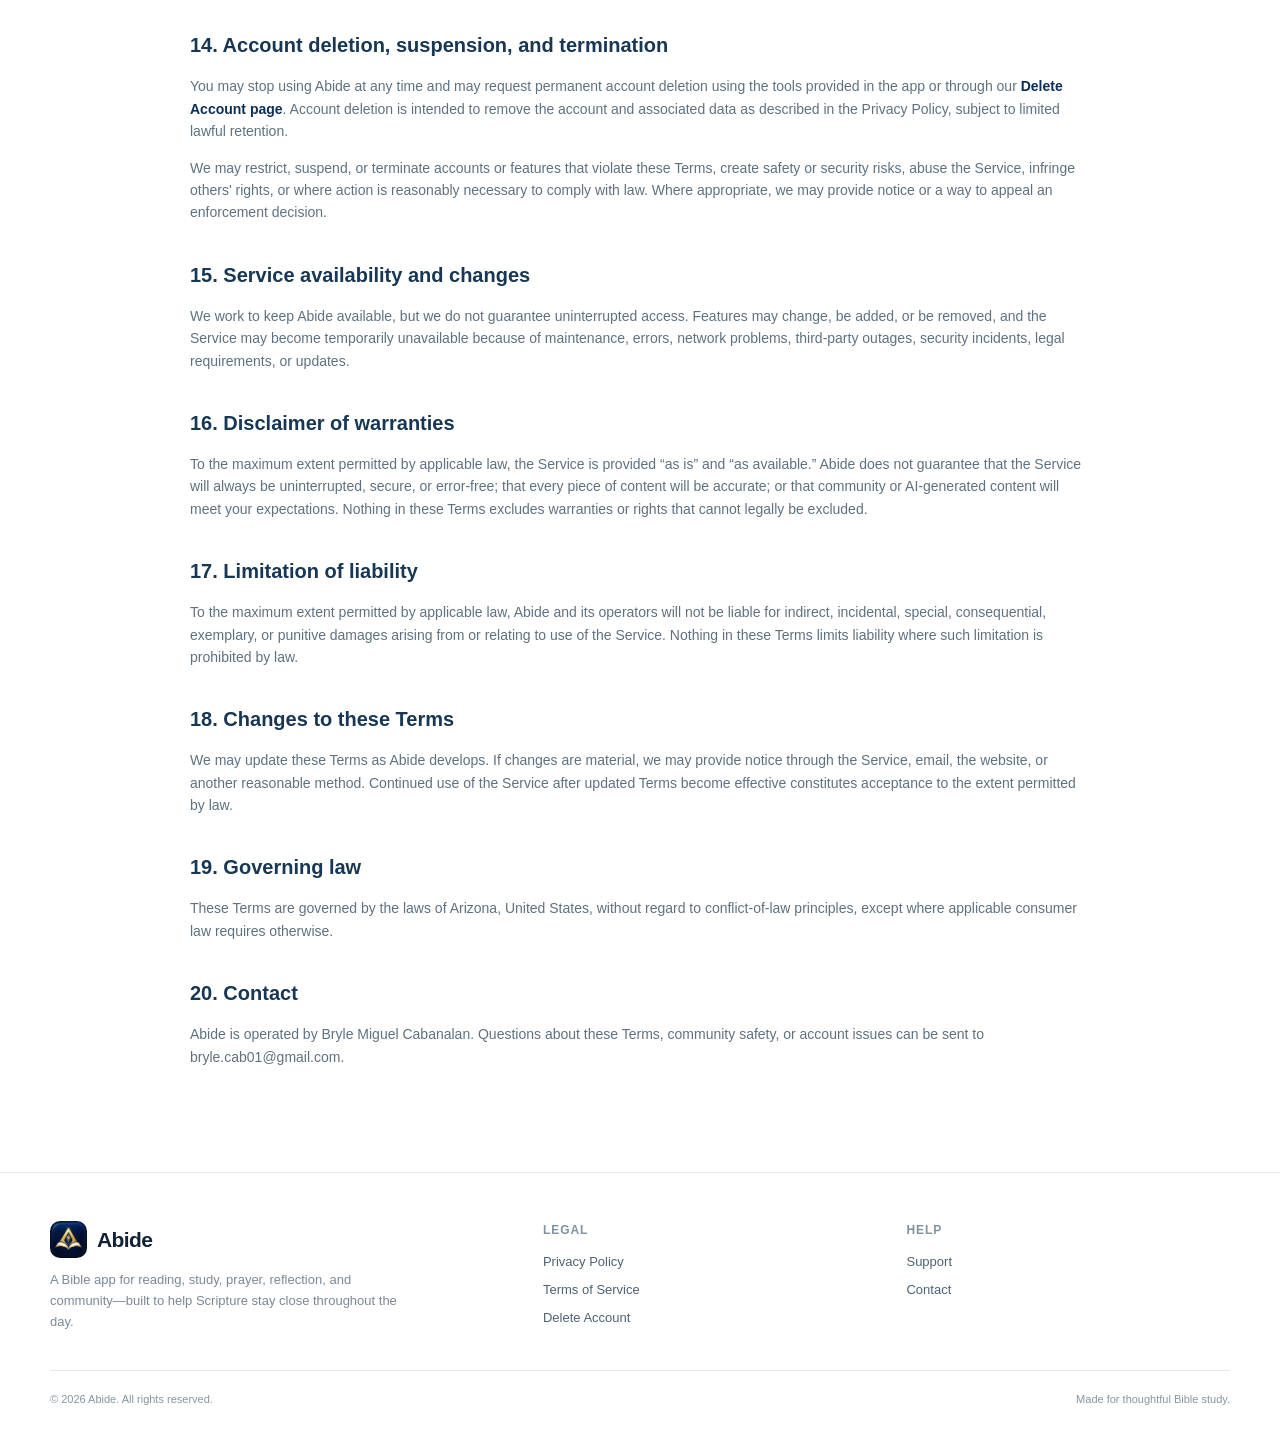
<file: terms/index.html>
<!doctype html>
<html lang="en"><head><meta charset="utf-8"><meta name="viewport" content="width=device-width,initial-scale=1"><title>Terms of Service — Abide</title><meta name="description" content="Read the Abide Terms of Service."><link rel="icon" href="../assets/favicon.png"><link rel="stylesheet" href="../assets/styles.css"><script src="../assets/config.js"></script></head>
<body>
<header class="site-header">
  <div class="shell nav">
    <a class="brand" href="../" aria-label="Abide home"><img src="../assets/abide-logo.png" alt=""><span>Abide</span></a>
    <button class="menu-button" data-menu-button aria-label="Open menu">☰</button>
    <nav class="nav-links" data-nav-links>
      <a data-page="home" href="../">Home</a>
      <a data-page="privacy" href="../privacy/">Privacy</a>
      <a data-page="terms" href="../terms/">Terms</a>
      <a data-page="support" href="../support/">Support</a>
      <a class="nav-cta" href="../delete-account/">Delete account</a>
    </nav>
  </div>
</header><main>
<section class="legal-hero"><div class="shell"><span class="eyebrow">Legal</span><h1>Terms of Service</h1><p>The rules for using Abide, including accounts, community participation, user content, subscriptions, AI-assisted features, and licensed content.</p></div></section>
<div class="shell legal-wrap"><div class="legal-content"><div class="legal-meta">Effective: September 16, 2026 · Last updated: September 16, 2026</div>
<p>These Terms of Service (“Terms”) govern your access to and use of Abide, including the Abide mobile application, websites, features, content, and related services (collectively, the “Service”). By creating an account, accessing the Service, or using features that require acceptance of these Terms or our community rules, you agree to these Terms. If you do not agree, do not use the Service.</p>
<h2>1. Eligibility</h2><p>You must be at least 13 years old to create or use an Abide account. If you are under the age of legal majority where you live, you may use Abide only with the permission of a parent or legal guardian where required by law. You may not use the Service if you are legally prohibited from doing so.</p>
<h2>2. Your account</h2><p>You agree to provide accurate account information, keep your credentials secure, and notify us if you believe your account has been compromised. You are responsible for activity through your account except where applicable law provides otherwise. You may not sell, transfer, impersonate, or misuse another person's account.</p>
<h2>3. Abide's purpose</h2><p>Abide provides tools for Bible reading, Scripture study, prayer, learning, reflection, creator content, and community participation. Abide does not guarantee that interpretations, study materials, community posts, public notes, AI-generated content, or other materials represent the views of every Christian denomination, church, ministry, publisher, or user.</p>
<h2>4. User Content</h2><p>“User Content” includes public Bible notes, prayer requests, community posts, comments, images, videos, audio, creator content, profile information, and other material you submit, upload, create, or publish. You retain ownership of User Content that you own.</p><p>By submitting User Content to the Service, you grant Abide a non-exclusive, worldwide, royalty-free license to host, store, reproduce, format, display, distribute, transmit, and otherwise process that content as reasonably necessary to operate, provide, moderate, secure, promote, and improve the Service. This license does not transfer ownership of your User Content to Abide.</p><p>When you delete your account or eligible User Content, this license ends for the deleted content except to the limited extent copies must temporarily remain in backups, the content must be retained for a legitimate legal or safety reason, or applicable law otherwise permits retention.</p>
<h2>5. Public and private content</h2><p>Abide may allow you to designate certain content as Private or Public. Private content is intended for your personal use, subject to the limited operational, security, and legal access described in our Privacy Policy. Public content may be displayed to other users and may appear in community feeds, profiles, Scripture discussions, or related features. You are responsible for checking the selected privacy setting before sharing sensitive information.</p>
<h2>6. Community rules and user-generated content</h2><p>Before posting or sharing User Content through community or creator features, you may be required to accept these Terms and/or applicable community rules. By publishing User Content, you agree that you will not post, upload, share, encourage, or facilitate content or conduct that:</p><ul><li>Harasses, threatens, bullies, stalks, or targets another person.</li><li>Promotes hatred or unlawful discrimination.</li><li>Contains unlawful, exploitative, or sexually abusive material.</li><li>Exploits, sexualizes, grooms, or otherwise endangers minors.</li><li>Encourages serious violence, fraud, or illegal activity.</li><li>Impersonates another person, ministry, business, or organization.</li><li>Discloses another person's private or personal information without permission.</li><li>Contains spam, scams, malicious links, malware, or deceptive content.</li><li>Infringes copyright, trademark, publicity, privacy, or other rights.</li><li>Attempts to manipulate likes, engagement, rankings, reports, or other Service systems.</li><li>Interferes with the security, integrity, or operation of Abide.</li><li>Otherwise violates applicable law or creates a material safety risk.</li></ul>
<h2>7. Moderation, reporting, and blocking</h2><p>Abide may use automated systems, human review, user reports, or other moderation methods to identify and respond to prohibited content or behavior. We may remove or restrict content, limit distribution, issue warnings, suspend features, suspend or terminate accounts, preserve evidence of serious abuse, or take other reasonable enforcement action.</p><p>Abide provides or may provide tools to report content or users and to block other users. Reports should be made in good faith. We may review reports and take action within a reasonable period based on severity, available evidence, and applicable law. We do not guarantee that every violation will be identified or removed immediately.</p>
<h2>8. AI-assisted and automated features</h2><p>Some Abide features may use artificial intelligence or automated systems to create study guides, summaries, recommendations, explanations, or other generated material. AI-generated content may be incomplete, inaccurate, or inappropriate for a particular situation and should not be treated as a substitute for qualified professional advice or authoritative religious guidance.</p><p>You are responsible for the information you choose to submit to AI-assisted features. Information handling for those features is described in the Privacy Policy.</p>
<h2>9. Bible translations and third-party content</h2><p>Bible translations, study resources, audio recordings, images, video, links, and other third-party materials may be protected by copyright, trademark, contract, or other rights. Access to such material does not transfer ownership to you. You may not reproduce, scrape, redistribute, sell, or commercially exploit third-party or licensed content except where permitted by law or the applicable rights holder.</p>
<h2>10. Abide intellectual property</h2><p>Except for User Content and third-party material, Abide and its software, branding, designs, logos, graphics, interfaces, features, and original content are owned by or licensed to Abide. You may not copy, modify, distribute, sell, reverse engineer, or commercially exploit protected portions of the Service except where expressly permitted by law.</p>
<h2>11. Subscriptions and purchases</h2><p>Abide may offer optional paid features, subscriptions, or purchases. Before a subscription purchase is completed, the applicable purchase screen will identify the subscription benefits, price, billing period, whether the subscription automatically renews, and other material offer terms. Where a free trial or introductory offer is available, the applicable duration and the price that applies afterward will be disclosed before purchase.</p><p>Auto-renewing subscriptions continue until canceled. Purchases made through Apple, Google, or another authorized app-store platform are billed and managed under that platform's payment terms. You can manage or cancel an app-store subscription through the subscription-management tools provided by the applicable platform. Cancellation generally stops future renewal but does not necessarily provide a refund for the current billing period; refund eligibility is determined by the applicable platform and law.</p><p>Deleting your Abide account does not automatically cancel an app-store subscription. If you have an active subscription, you should cancel it through the applicable app store before or when deleting your account to prevent future renewal. Where supported, Abide will provide an easy-to-find route to subscription management.</p>
<h2>12. Acceptable use</h2><p>You may not attempt unauthorized access to another account or system; probe, attack, or disrupt Abide infrastructure; bypass security controls; introduce malicious software; scrape the Service at an unreasonable or unauthorized scale; manipulate engagement systems; create accounts to evade enforcement; misuse APIs or backend services; or use the Service in violation of applicable law.</p>
<h2>13. Privacy</h2><p>Our <a href="../privacy/" style="color:#0b2f57;font-weight:700">Privacy Policy</a> explains how Abide collects, uses, shares, protects, retains, and deletes information. By using the Service, you acknowledge the data practices described there, subject to any consent or other legal basis required by applicable law.</p>
<h2>14. Account deletion, suspension, and termination</h2><p>You may stop using Abide at any time and may request permanent account deletion using the tools provided in the app or through our <a href="../delete-account/" style="color:#0b2f57;font-weight:700">Delete Account page</a>. Account deletion is intended to remove the account and associated data as described in the Privacy Policy, subject to limited lawful retention.</p><p>We may restrict, suspend, or terminate accounts or features that violate these Terms, create safety or security risks, abuse the Service, infringe others' rights, or where action is reasonably necessary to comply with law. Where appropriate, we may provide notice or a way to appeal an enforcement decision.</p>
<h2>15. Service availability and changes</h2><p>We work to keep Abide available, but we do not guarantee uninterrupted access. Features may change, be added, or be removed, and the Service may become temporarily unavailable because of maintenance, errors, network problems, third-party outages, security incidents, legal requirements, or updates.</p>
<h2>16. Disclaimer of warranties</h2><p>To the maximum extent permitted by applicable law, the Service is provided “as is” and “as available.” Abide does not guarantee that the Service will always be uninterrupted, secure, or error-free; that every piece of content will be accurate; or that community or AI-generated content will meet your expectations. Nothing in these Terms excludes warranties or rights that cannot legally be excluded.</p>
<h2>17. Limitation of liability</h2><p>To the maximum extent permitted by applicable law, Abide and its operators will not be liable for indirect, incidental, special, consequential, exemplary, or punitive damages arising from or relating to use of the Service. Nothing in these Terms limits liability where such limitation is prohibited by law.</p>
<h2>18. Changes to these Terms</h2><p>We may update these Terms as Abide develops. If changes are material, we may provide notice through the Service, email, the website, or another reasonable method. Continued use of the Service after updated Terms become effective constitutes acceptance to the extent permitted by law.</p>
<h2>19. Governing law</h2><p>These Terms are governed by the laws of <span data-governing-law></span>, without regard to conflict-of-law principles, except where applicable consumer law requires otherwise.</p>
<h2>20. Contact</h2><p>Abide is operated by <span data-legal-name></span>. Questions about these Terms, community safety, or account issues can be sent to <a data-support-link href="../support/"><span data-support-email></span></a>.</p>
</div></div></main>
<footer class="site-footer">
  <div class="shell">
    <div class="footer-grid">
      <div class="footer-brand"><a class="brand" href="../"><img src="../assets/abide-logo.png" alt=""><span>Abide</span></a><p>A Bible app for reading, study, prayer, reflection, and community—built to help Scripture stay close throughout the day.</p></div>
      <div class="footer-col"><h4>Legal</h4><a href="../privacy/">Privacy Policy</a><a href="../terms/">Terms of Service</a><a href="../delete-account/">Delete Account</a></div>
      <div class="footer-col"><h4>Help</h4><a href="../support/">Support</a><a data-support-link href="../support/">Contact</a></div>
    </div>
    <div class="footer-bottom"><span>© <span data-year></span> Abide. All rights reserved.</span><span>Made for thoughtful Bible study.</span></div>
  </div>
</footer><script>document.querySelector('[data-page="terms"]')?.classList.add('active');</script><script src="../assets/site.js"></script></body></html>
</file>
<file: assets/styles.css>
:root {
  --navy: #0b2f57;
  --navy-2: #123f70;
  --ink: #102235;
  --muted: #66788a;
  --cream: #fbfaf6;
  --paper: #ffffff;
  --gold: #d4aa43;
  --gold-soft: #f2e6bd;
  --line: #e4e8ec;
  --surface: #f4f7f9;
  --shadow: 0 22px 60px rgba(17, 47, 78, .10);
  --radius: 24px;
  --max: 1180px;
}
* { box-sizing: border-box; }
html { scroll-behavior: smooth; }
body { margin: 0; font-family: Inter, ui-sans-serif, -apple-system, BlinkMacSystemFont, "Segoe UI", sans-serif; color: var(--ink); background: var(--paper); line-height: 1.6; }
a { color: inherit; text-decoration: none; }
button, input, textarea { font: inherit; }
img { max-width: 100%; display: block; }
.shell { width: min(calc(100% - 40px), var(--max)); margin: 0 auto; }
.site-header { position: sticky; top: 0; z-index: 30; background: rgba(255,255,255,.9); backdrop-filter: blur(18px); border-bottom: 1px solid rgba(228,232,236,.8); }
.nav { min-height: 74px; display:flex; align-items:center; justify-content:space-between; gap:24px; }
.brand { display:flex; align-items:center; gap:10px; font-size:21px; font-weight:800; letter-spacing:-.03em; }
.brand img { width:37px; height:37px; object-fit:contain; border-radius:10px; }
.nav-links { display:flex; align-items:center; gap:4px; }
.nav-links a { padding:10px 13px; border-radius:999px; color:#536577; font-size:14px; font-weight:650; }
.nav-links a:hover, .nav-links a.active { color:var(--navy); background:#edf3f8; }
.nav-cta { margin-left:8px; background:var(--navy)!important; color:white!important; padding-inline:17px!important; }
.menu-button { display:none; border:0; background:transparent; width:42px; height:42px; border-radius:12px; font-size:23px; }
.hero { overflow:hidden; background: radial-gradient(circle at 82% 18%, rgba(212,170,67,.18), transparent 31%), radial-gradient(circle at 12% 30%, rgba(35,91,139,.12), transparent 29%), linear-gradient(180deg,#fff 0%,#fbfaf6 100%); }
.hero-grid { min-height:680px; display:grid; grid-template-columns:1.08fr .92fr; align-items:center; gap:70px; padding:72px 0 84px; }
.eyebrow { display:inline-flex; align-items:center; gap:8px; color:var(--navy); background:#eef4f9; border:1px solid #dfeaf2; padding:7px 11px; border-radius:999px; font-size:12px; font-weight:800; letter-spacing:.08em; text-transform:uppercase; }
.eyebrow-dot { width:7px; height:7px; border-radius:50%; background:var(--gold); }
h1 { font-family: Georgia, "Times New Roman", serif; font-size: clamp(49px, 6vw, 78px); line-height:.98; letter-spacing:-.055em; margin:24px 0 22px; color:#102c48; font-weight:500; }
.hero p { max-width:620px; font-size:19px; color:#5b6e80; margin:0 0 30px; }
.hero-actions { display:flex; align-items:center; flex-wrap:wrap; gap:12px; }
.button { display:inline-flex; align-items:center; justify-content:center; min-height:50px; padding:0 20px; border-radius:14px; font-weight:750; font-size:14px; border:1px solid transparent; transition:.18s ease; }
.button.primary { color:white; background:var(--navy); box-shadow:0 10px 30px rgba(11,47,87,.18); }
.button.secondary { background:white; border-color:var(--line); color:var(--ink); }
.button:hover { transform:translateY(-1px); }
.hero-note { display:flex; gap:18px; flex-wrap:wrap; margin-top:26px; color:#738394; font-size:12px; font-weight:650; }
.hero-note span { display:flex; gap:7px; align-items:center; }
.hero-note i { width:6px; height:6px; border-radius:50%; background:#88a1b8; display:block; }
.phone-stage { position:relative; display:flex; justify-content:center; min-height:520px; }
.glow { position:absolute; inset:12% 3% 2%; background:radial-gradient(circle,rgba(38,91,137,.18),transparent 65%); filter:blur(10px); }
.phone { width:294px; height:586px; border-radius:48px; padding:10px; background:#102b45; box-shadow:0 38px 100px rgba(16,44,72,.28); position:relative; transform:rotate(3deg); }
.phone:before { content:""; position:absolute; width:112px; height:26px; top:17px; left:50%; transform:translateX(-50%); border-radius:20px; background:#102b45; z-index:4; }
.phone-screen { height:100%; overflow:hidden; border-radius:40px; background:#f7f5ef; padding:50px 18px 20px; }
.phone-top { display:flex; align-items:center; justify-content:space-between; margin-bottom:22px; }
.phone-brand { font-size:17px; font-weight:850; color:var(--navy); }
.avatar { width:28px; height:28px; border-radius:50%; background:linear-gradient(145deg,#d7b95c,#9a7424); }
.verse-card { background:white; border:1px solid #ebe8de; border-radius:21px; padding:19px; box-shadow:0 15px 35px rgba(21,49,76,.06); }
.verse-label { color:#95731e; text-transform:uppercase; letter-spacing:.09em; font-weight:800; font-size:9px; }
.verse-text { margin:10px 0; font-family:Georgia,serif; font-size:21px; line-height:1.35; color:#16324f; }
.verse-ref { font-size:11px; font-weight:750; color:#728090; }
.mini-title { margin:20px 0 11px; font-size:12px; font-weight:850; color:#1f3a54; }
.mini-row { display:grid; grid-template-columns:repeat(2,1fr); gap:9px; }
.mini-card { border-radius:16px; padding:14px; color:white; min-height:92px; display:flex; flex-direction:column; justify-content:flex-end; font-size:11px; font-weight:800; }
.mini-card.one { background:linear-gradient(145deg,#1d507d,#0c2e51); }
.mini-card.two { background:linear-gradient(145deg,#c6a446,#806019); }
.float-card { position:absolute; width:190px; background:white; border:1px solid var(--line); border-radius:18px; box-shadow:var(--shadow); padding:15px; z-index:5; }
.float-card.left { left:-15px; top:96px; }
.float-card.right { right:-24px; bottom:76px; }
.float-kicker { font-size:9px; text-transform:uppercase; letter-spacing:.08em; color:#8292a0; font-weight:850; }
.float-main { margin-top:4px; font-size:13px; font-weight:850; color:var(--ink); }
.float-sub { margin-top:2px; font-size:10px; color:#7d8b98; }
.section { padding:92px 0; }
.section.alt { background:var(--cream); }
.section-head { max-width:720px; margin-bottom:40px; }
.section-head h2, .legal-hero h1 { font-family:Georgia,serif; color:#133250; font-weight:500; letter-spacing:-.04em; }
.section-head h2 { font-size:46px; line-height:1.05; margin:13px 0; }
.section-head p { color:#6c7b89; font-size:17px; margin:0; }
.features { display:grid; grid-template-columns:repeat(3,1fr); gap:15px; }
.feature { border:1px solid var(--line); border-radius:21px; padding:25px; background:white; }
.feature-icon { width:40px; height:40px; border-radius:13px; background:#edf3f8; display:grid; place-items:center; color:var(--navy); font-size:19px; margin-bottom:20px; }
.feature h3 { margin:0 0 8px; font-size:16px; }
.feature p { margin:0; color:#738290; font-size:14px; }
.quote-band { background:var(--navy); color:white; padding:70px 0; }
.quote-band blockquote { margin:0; max-width:850px; font-family:Georgia,serif; font-size:clamp(31px,4vw,49px); line-height:1.15; letter-spacing:-.035em; }
.quote-band cite { display:block; margin-top:18px; font-style:normal; color:#bfd0df; font-size:13px; font-weight:750; }
.cta-card { border-radius:30px; padding:54px; color:white; background:linear-gradient(135deg,#0b2f57 0%,#194f7d 100%); display:flex; align-items:center; justify-content:space-between; gap:40px; overflow:hidden; position:relative; }
.cta-card:after { content:""; width:260px; height:260px; border-radius:50%; background:rgba(212,170,67,.13); position:absolute; right:-70px; top:-90px; }
.cta-card h2 { position:relative; margin:0 0 7px; font-family:Georgia,serif; font-size:36px; font-weight:500; }
.cta-card p { position:relative; margin:0; color:#cbd9e5; }
.cta-card .button { position:relative; z-index:2; white-space:nowrap; background:white; color:var(--navy); }
.site-footer { border-top:1px solid var(--line); padding:48px 0 34px; }
.footer-grid { display:grid; grid-template-columns:1.4fr 1fr 1fr; gap:40px; }
.footer-brand p { color:#7a8996; max-width:360px; font-size:13px; margin:12px 0 0; }
.footer-col h4 { font-size:12px; text-transform:uppercase; letter-spacing:.08em; color:#8292a0; margin:0 0 12px; }
.footer-col a { display:block; font-size:13px; color:#4f6274; margin:7px 0; }
.footer-bottom { border-top:1px solid var(--line); margin-top:34px; padding-top:20px; color:#8795a1; font-size:11px; display:flex; justify-content:space-between; gap:15px; }
.legal-hero { padding:74px 0 40px; background:linear-gradient(180deg,#fbfaf6,#fff); border-bottom:1px solid var(--line); }
.legal-hero .shell { max-width:900px; }
.legal-hero h1 { font-size:54px; margin:10px 0 12px; }
.legal-hero p { color:#71808d; max-width:680px; margin:0; }
.legal-wrap { max-width:900px; padding:46px 0 90px; }
.notice { background:#fff9e8; border:1px solid #efdfac; color:#755a18; padding:14px 16px; border-radius:14px; font-size:12px; margin-bottom:32px; }
.notice strong { color:#5f4813; }
.legal-content h2 { margin:35px 0 10px; font-size:20px; color:#173754; }
.legal-content h3 { margin:24px 0 8px; font-size:15px; color:#24435e; }
.legal-content p, .legal-content li { color:#5f7180; font-size:14px; }
.legal-content ul { padding-left:22px; }
.legal-content li { margin:6px 0; }
.legal-meta { color:#7f8d99; font-size:12px; }
.help-grid { display:grid; grid-template-columns:repeat(3,1fr); gap:15px; margin-top:32px; }
.help-card { padding:23px; border-radius:20px; border:1px solid var(--line); background:white; }
.help-card h3 { margin:11px 0 7px; font-size:15px; }
.help-card p { color:#758492; font-size:13px; margin:0; }
.steps { counter-reset:step; display:grid; gap:12px; margin:26px 0; }
.step { display:grid; grid-template-columns:42px 1fr; gap:14px; align-items:start; padding:18px; border:1px solid var(--line); border-radius:17px; }
.step:before { counter-increment:step; content:counter(step); width:34px; height:34px; border-radius:50%; display:grid; place-items:center; background:var(--navy); color:white; font-size:12px; font-weight:800; }
.step h3 { margin:1px 0 4px; font-size:14px; }
.step p { margin:0; color:#748391; font-size:13px; }
.support-box { background:var(--surface); border-radius:22px; padding:25px; margin-top:28px; }
.support-box h2 { margin-top:0; }
.placeholder { padding:2px 6px; border-radius:5px; background:#fff2c8; color:#72560e; font-family:ui-monospace, monospace; font-size:.92em; }
@media (max-width: 900px) {
  .hero-grid { grid-template-columns:1fr; gap:35px; padding-top:54px; }
  .hero-copy { text-align:center; }
  .hero p { margin-inline:auto; }
  .hero-actions, .hero-note { justify-content:center; }
  .phone-stage { margin-top:8px; }
  .features, .help-grid { grid-template-columns:1fr 1fr; }
  .nav-links { display:none; position:absolute; left:20px; right:20px; top:66px; background:white; border:1px solid var(--line); border-radius:18px; box-shadow:var(--shadow); padding:10px; flex-direction:column; align-items:stretch; }
  .nav-links.open { display:flex; }
  .nav-links a { text-align:center; }
  .nav-cta { margin-left:0; }
  .menu-button { display:block; }
  .footer-grid { grid-template-columns:1fr 1fr; }
  .footer-brand { grid-column:1/-1; }
}
@media (max-width: 620px) {
  .shell { width:min(calc(100% - 28px),var(--max)); }
  .hero-grid { min-height:auto; padding:46px 0 62px; }
  h1 { font-size:49px; }
  .hero p { font-size:16px; }
  .phone { width:260px; height:520px; }
  .phone-stage { min-height:520px; }
  .float-card.left { left:0; top:65px; }
  .float-card.right { right:0; bottom:45px; }
  .features, .help-grid { grid-template-columns:1fr; }
  .section { padding:66px 0; }
  .section-head h2 { font-size:37px; }
  .cta-card { padding:34px 26px; flex-direction:column; align-items:flex-start; }
  .legal-hero { padding-top:48px; }
  .legal-hero h1 { font-size:43px; }
  .footer-grid { grid-template-columns:1fr; }
  .footer-brand { grid-column:auto; }
  .footer-bottom { flex-direction:column; }
}
</file>
